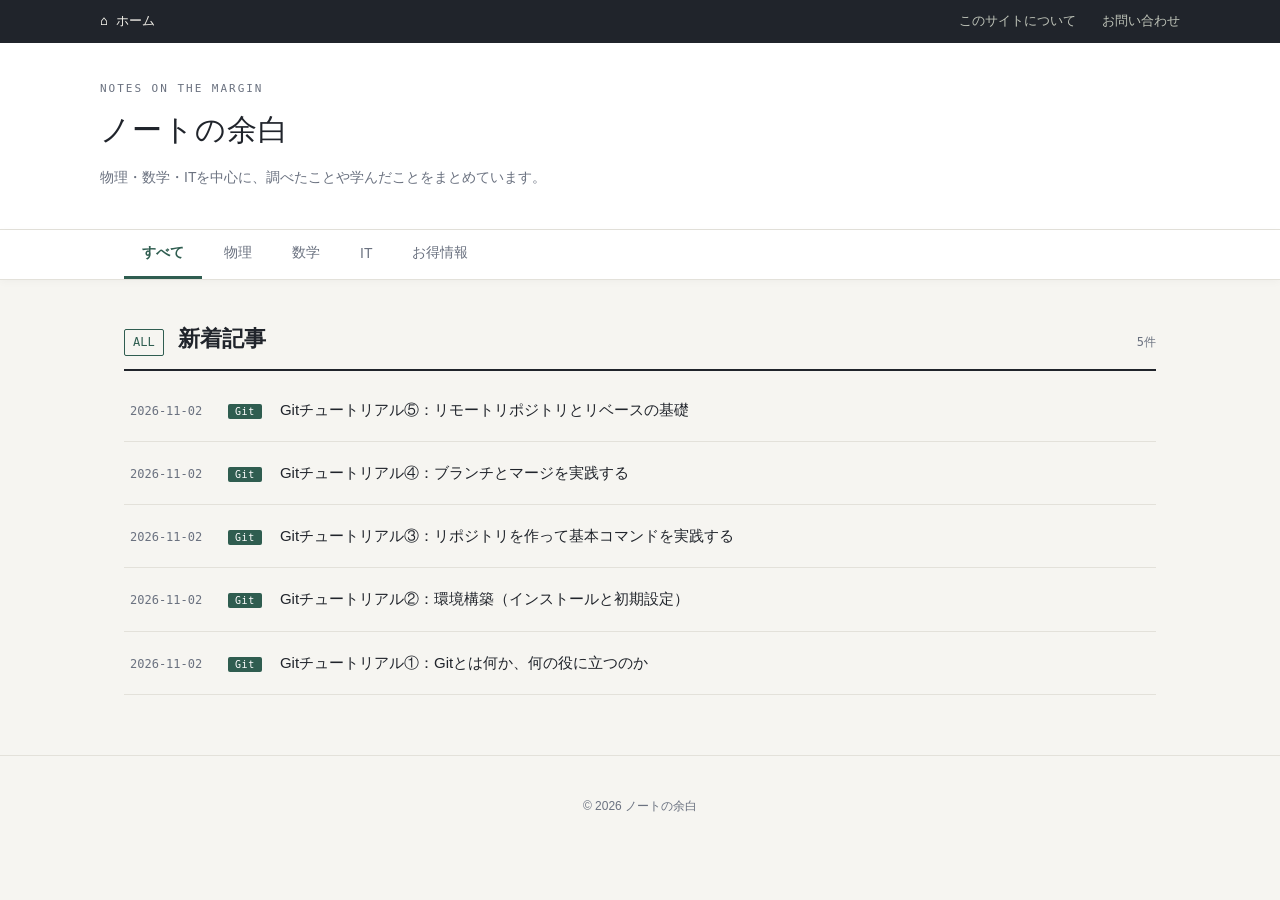
<file: index.html>
<!DOCTYPE html>
<html lang="ja">
<head>
  <meta charset="UTF-8">
  <meta name="viewport" content="width=device-width, initial-scale=1.0"> <!-- viewport(画面表示領域)の設定。デバイスの画面幅に合わせる。初期ズーム倍率は1.0 -->
  <title>ノートの余白 | 物理・数学・ITの解説サイト</title>

  <!-- スタイルは css/style.css で管理 -->
  <link rel="stylesheet" href="css/style.css">
</head>
<body>

  <!-- ===== ホームバー ===== -->
  <div class="home-bar">
    <div class="inner">
      <a class="home" href="index.html">ホーム</a>
      <div class="sub-links">
        <a href="about.html">このサイトについて</a>
        <a href="contact.html">お問い合わせ</a>
      </div>
    </div>
  </div>

  <!-- ===== サイトヘッダー ===== -->
  <header class="site">
    <div class="header-inner">
      <div class="brand-mark">
        <small>NOTES ON THE MARGIN</small>
        ノートの余白
      </div>
      <p class="tagline">
        物理・数学・ITを中心に、調べたことや学んだことをまとめています。
      </p>
    </div>
  </header>

  <!-- ===== ジャンルメニュー ===== -->
  <nav class="genre-bar">
    <div class="inner">
      <button class="genre-btn active" data-genre="all">すべて</button>
      <button class="genre-btn" data-genre="physics">物理</button>
      <button class="genre-btn" data-genre="math">数学</button>
      <button class="genre-btn" data-genre="it">IT</button>
      <button class="genre-btn" data-genre="deals">お得情報</button>
    </div>
  </nav>

  <!-- ===== サブジャンルメニュー =====
       選択中のジャンルに応じて、js/main.js が中身を動的に生成します。
       「すべて」を選んでいるときは空になり、非表示になります。 -->
  <nav class="subgenre-bar" id="subgenre-bar">
    <div class="inner" id="subgenre-inner"></div>
  </nav>

  <!-- ===== メインコンテンツ ===== -->
  <main>
    <div class="section-head">
      <span class="code" id="genre-code">ALL</span>
      <h2 id="genre-title">新着記事</h2>
      <span class="count" id="genre-count"></span>
    </div>

    <ul class="article-list" id="article-list">
      <!-- js/main.js によって描画されます -->
    </ul>
  </main>

  <footer>
    <p>© 2026 ノートの余白</p>
  </footer>

  <!-- JSは外部ファイルで管理 -->
  <!-- </body>の直前に書くことで、HTML要素が読み込まれた後にJSが実行されます -->
  <script src="js/main.js"></script>
</body>
</html>
</file>
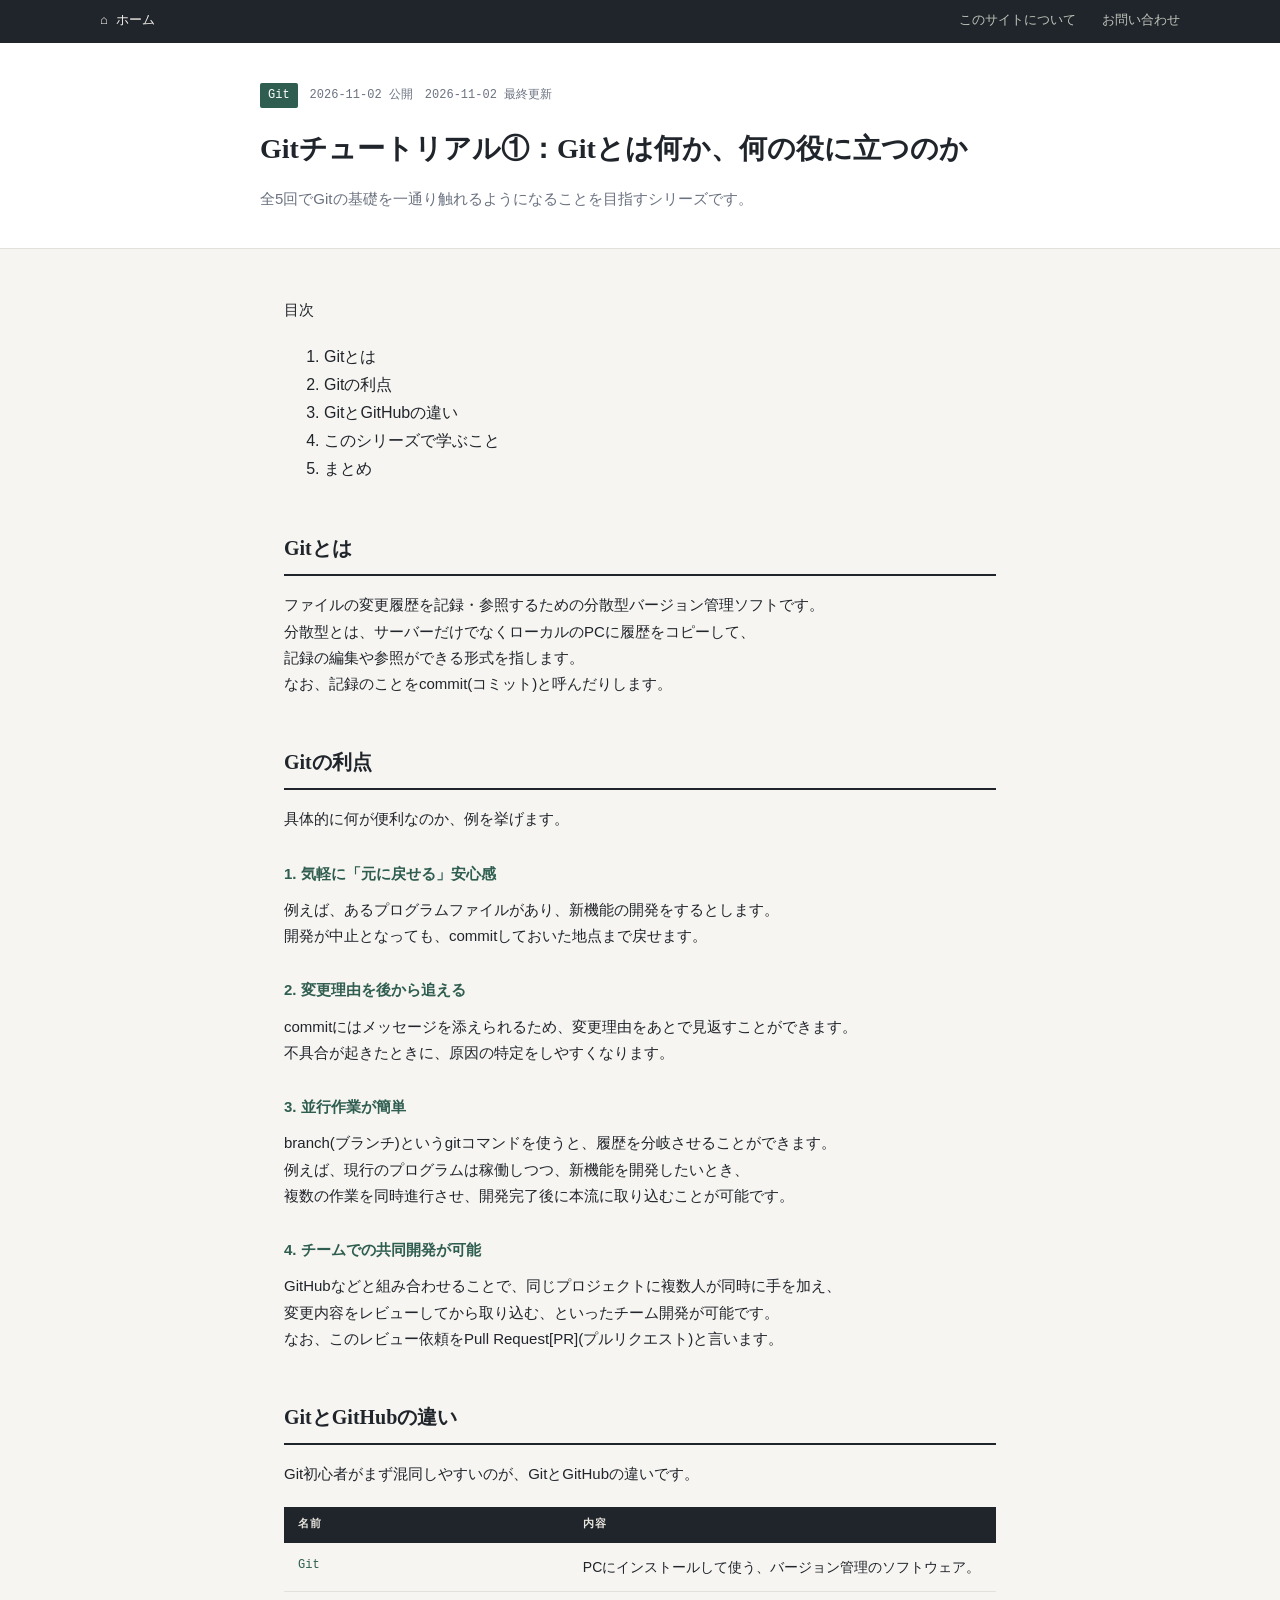
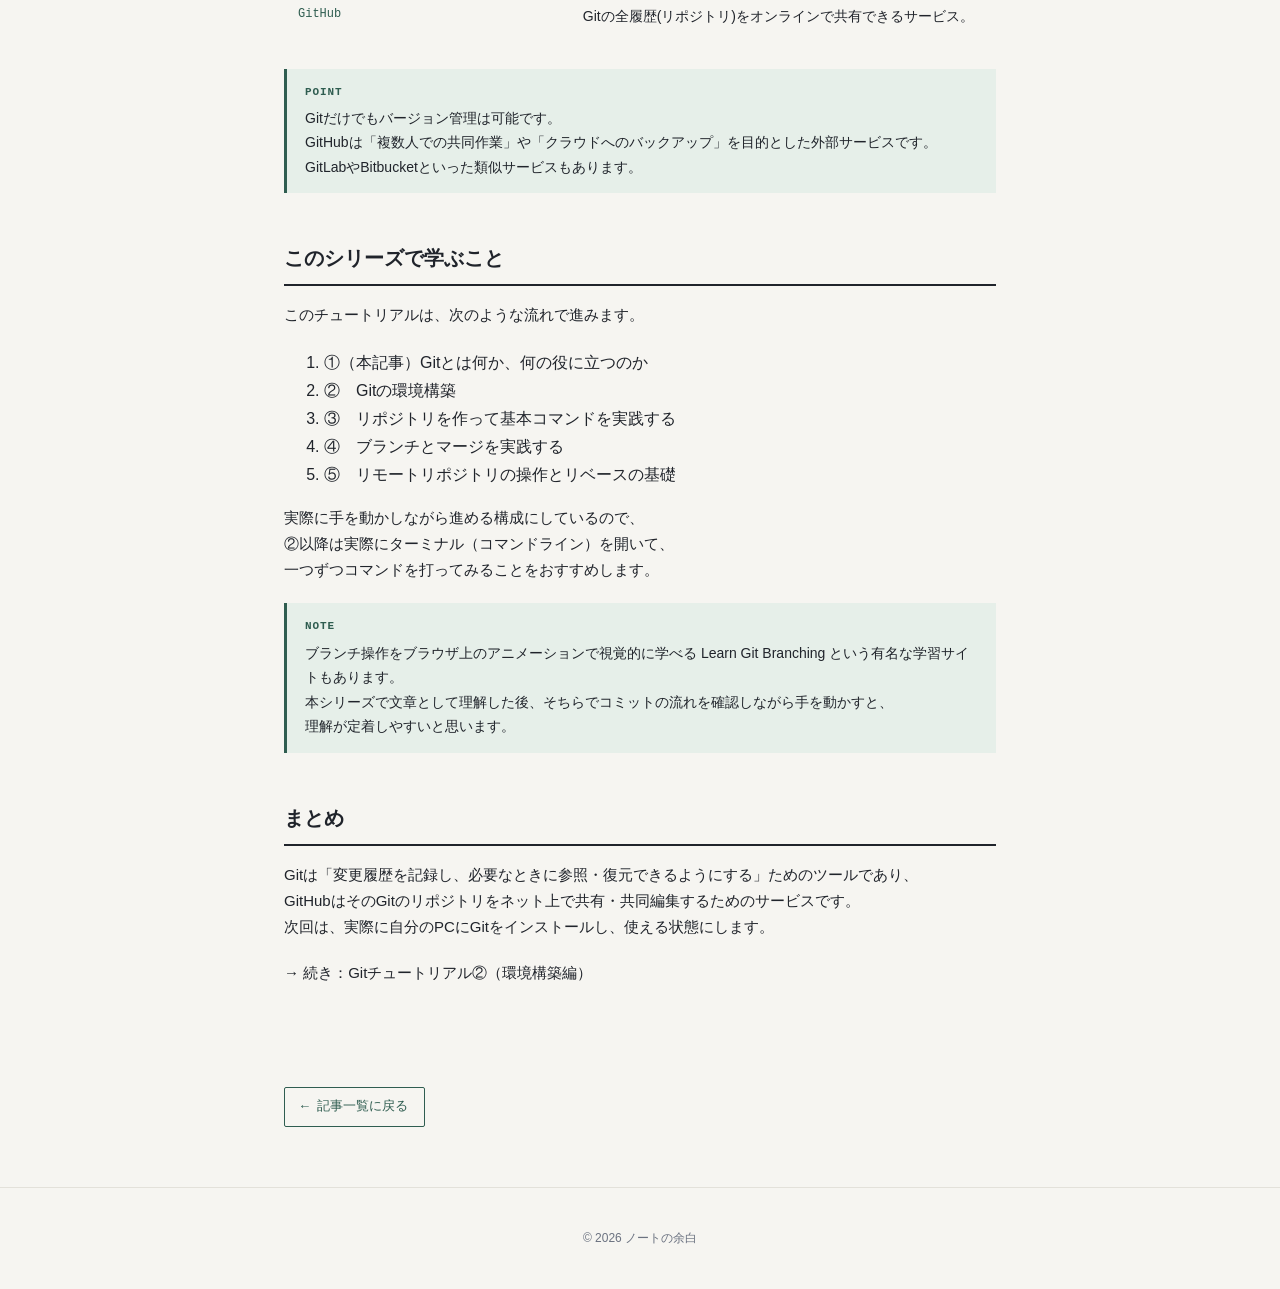
<file: articles/it-1.html>
<!DOCTYPE html>
<html lang="ja">
<head>
  <meta charset="UTF-8">
  <meta name="viewport" content="width=device-width, initial-scale=1.0">
  <title>Gitチュートリアル①：Gitとは何か、何の役に立つのか | ノートの余白</title>

  <meta property="article:modified_time" content="">

  <link rel="stylesheet" href="../css/style.css">
  <link rel="stylesheet" href="../css/article.css">
</head>
<body>

  <div class="home-bar">
    <div class="inner">
      <a class="home" href="../index.html">ホーム</a>
      <div class="sub-links">
        <a href="../about.html">このサイトについて</a>
        <a href="../contact.html">お問い合わせ</a>
      </div>
    </div>
  </div>

  <div class="article-header">
    <div class="article-header-inner">
      <div class="article-meta">
        <a class="tag" id="article-tag" href="../index.html">Git</a>
        <span class="date" id="date-published"></span>
        <span class="date" id="date-updated"></span>
      </div>
      <h1>Gitチュートリアル①：Gitとは何か、何の役に立つのか</h1>
      <p class="article-lead">
        全5回でGitの基礎を一通り触れるようになることを目指すシリーズです。
      </p>
    </div>
  </div>

  <article class="article-body">

    <nav class="toc">
      <p class="toc-title">目次</p>
      <ol class="toc-list">
        <li><a href="#why-version-control">Gitとは</a></li>
        <li><a href="#git-features">Gitの利点</a></li>
        <li><a href="#git-vs-github">GitとGitHubの違い</a></li>
        <li><a href="#roadmap">このシリーズで学ぶこと</a></li>
        <li><a href="#summary">まとめ</a></li>
      </ol>
    </nav>

    <h2 id="why-version-control">Gitとは</h2>

    <p>
      ファイルの変更履歴を記録・参照するための分散型バージョン管理ソフトです。<br>
      分散型とは、サーバーだけでなくローカルのPCに履歴をコピーして、<br>
      記録の編集や参照ができる形式を指します。<br>
      なお、記録のことをcommit(コミット)と呼んだりします。
    </p>

    <h2 id="use-cases">Gitの利点</h2>

    <p>具体的に何が便利なのか、例を挙げます。</p>

    <h3>1. 気軽に「元に戻せる」安心感</h3>
    <p>
      例えば、あるプログラムファイルがあり、新機能の開発をするとします。<br>
      開発が中止となっても、commitしておいた地点まで戻せます。<br>
    </p>

    <h3>2. 変更理由を後から追える</h3>
    <p>
      commitにはメッセージを添えられるため、変更理由をあとで見返すことができます。<br>
      不具合が起きたときに、原因の特定をしやすくなります。
    </p>

    <h3>3. 並行作業が簡単</h3>
    <p>
      branch(ブランチ)というgitコマンドを使うと、履歴を分岐させることができます。<br>
      例えば、現行のプログラムは稼働しつつ、新機能を開発したいとき、<br>
      複数の作業を同時進行させ、開発完了後に本流に取り込むことが可能です。
    </p>

    <h3>4. チームでの共同開発が可能</h3>
    <p>
      GitHubなどと組み合わせることで、同じプロジェクトに複数人が同時に手を加え、<br>
      変更内容をレビューしてから取り込む、といったチーム開発が可能です。<br>
      なお、このレビュー依頼をPull Request[PR](プルリクエスト)と言います。
    </p>

    <h2 id="git-vs-github">GitとGitHubの違い</h2>

    <p>
      Git初心者がまず混同しやすいのが、GitとGitHubの違いです。
    </p>

    <table class="command-table">
      <thead>
        <tr>
          <th>名前</th>
          <th>内容</th>
        </tr>
      </thead>
      <tbody>
        <tr>
          <td>Git</td>
          <td>PCにインストールして使う、バージョン管理のソフトウェア。</td>
        </tr>
        <tr>
          <td>GitHub</td>
          <td>Gitの全履歴(リポジトリ)をオンラインで共有できるサービス。</td>
        </tr>
      </tbody>
    </table>

    <div class="note-box">
      <strong>POINT</strong>
      Gitだけでもバージョン管理は可能です。<br>
      GitHubは「複数人での共同作業」や「クラウドへのバックアップ」を目的とした外部サービスです。<br>
      GitLabやBitbucketといった類似サービスもあります。
    </div>

    <h2 id="roadmap">このシリーズで学ぶこと</h2>

    <p>このチュートリアルは、次のような流れで進みます。</p>

    <ol class="toc-list">
      <li>①（本記事）Gitとは何か、何の役に立つのか</li>
      <li>②　Gitの環境構築</li>
      <li>③　リポジトリを作って基本コマンドを実践する</li>
      <li>④　ブランチとマージを実践する</li>
      <li>⑤　リモートリポジトリの操作とリベースの基礎</li>
    </ol>

    <p>
      実際に手を動かしながら進める構成にしているので、<br>
      ②以降は実際にターミナル（コマンドライン）を開いて、<br>
      一つずつコマンドを打ってみることをおすすめします。
    </p>

    <div class="note-box">
      <strong>NOTE</strong>
      ブランチ操作をブラウザ上のアニメーションで視覚的に学べる
      <a href="https://learngitbranching.js.org/" target="_blank" rel="noopener">Learn Git Branching</a>
      という有名な学習サイトもあります。<br>
      本シリーズで文章として理解した後、そちらでコミットの流れを確認しながら手を動かすと、<br>
      理解が定着しやすいと思います。
    </div>

    <h2 id="summary">まとめ</h2>

    <p>
      Gitは「変更履歴を記録し、必要なときに参照・復元できるようにする」ためのツールであり、<br>
      GitHubはそのGitのリポジトリをネット上で共有・共同編集するためのサービスです。<br>
      次回は、実際に自分のPCにGitをインストールし、使える状態にします。
    </p>

    <p>
      → 続き：<a href="it-011.html">Gitチュートリアル②（環境構築編）</a>
    </p>

  </article>

  <div class="article-footer">
    <a class="back-link" href="../index.html">← 記事一覧に戻る</a>
  </div>

  <footer>
    <p>© 2026 ノートの余白</p>
  </footer>

  <script src="../js/article.js"></script>
</body>
</html>
</file>
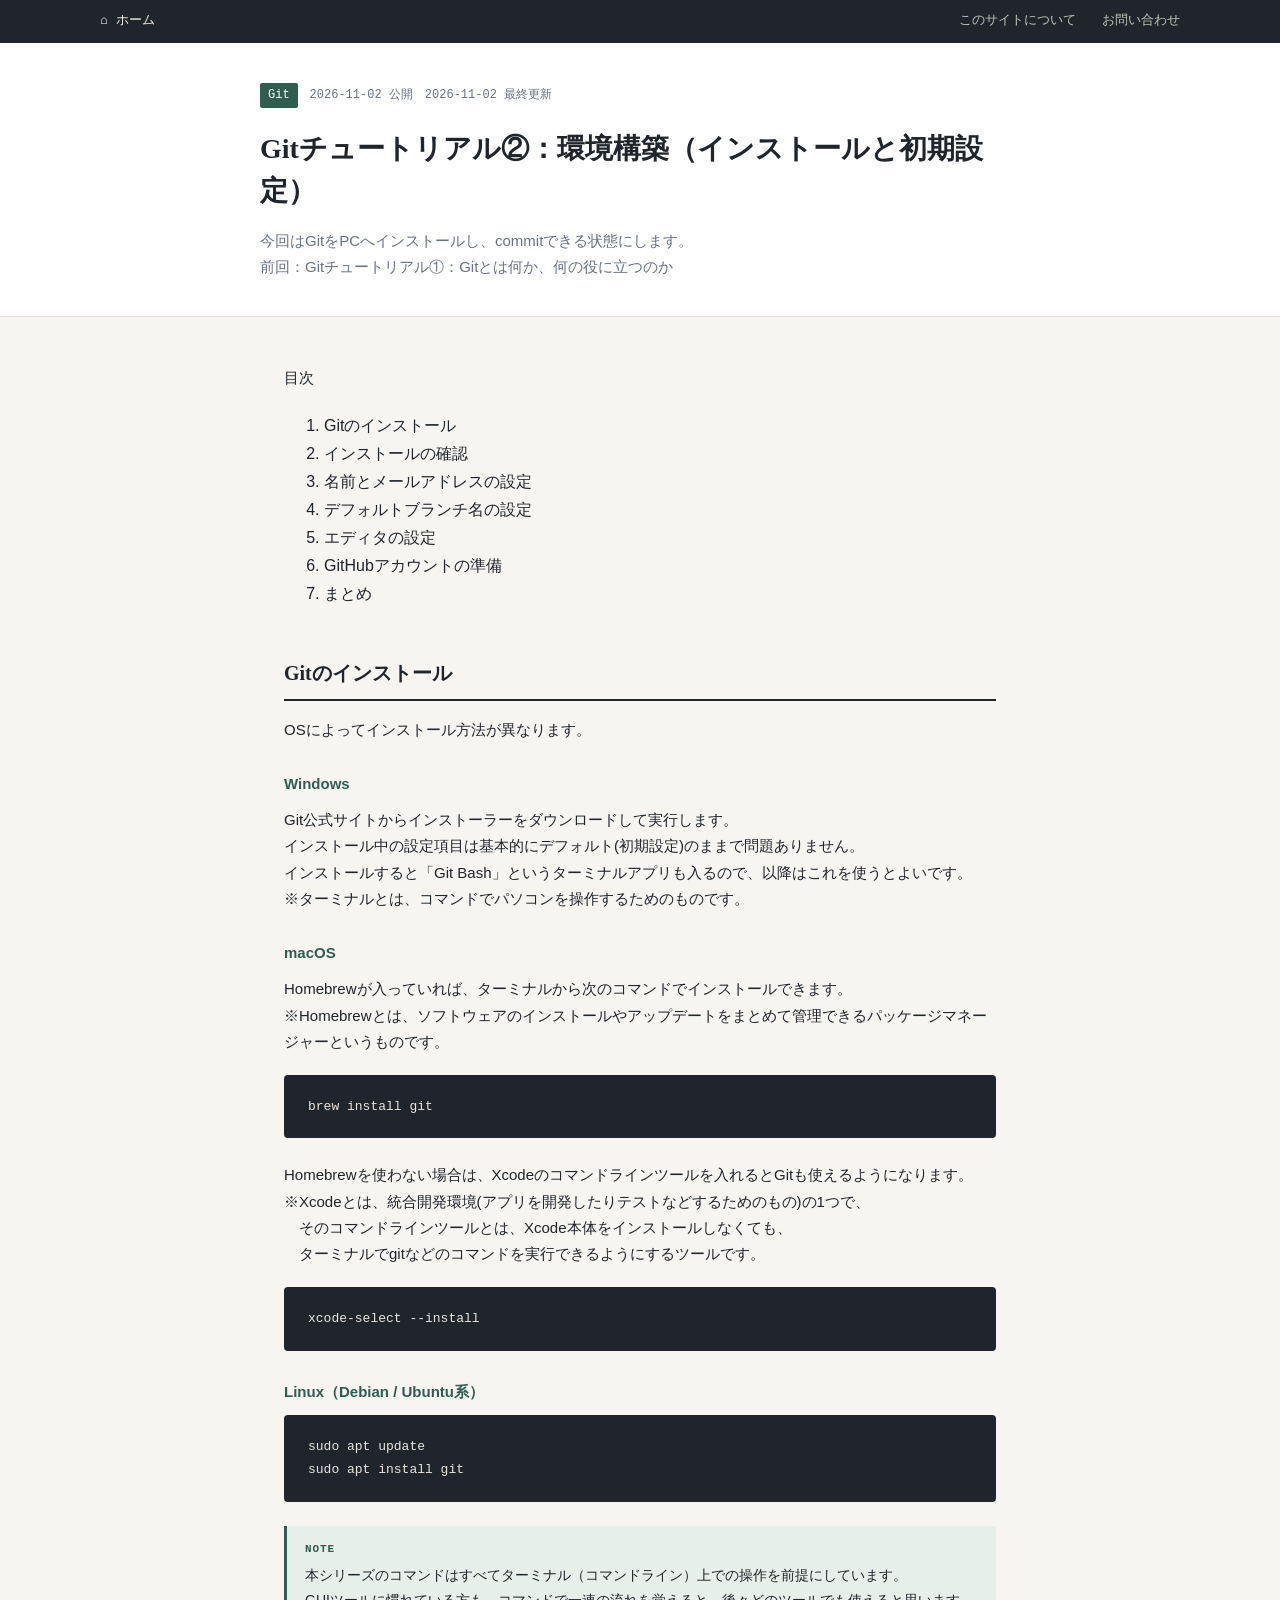
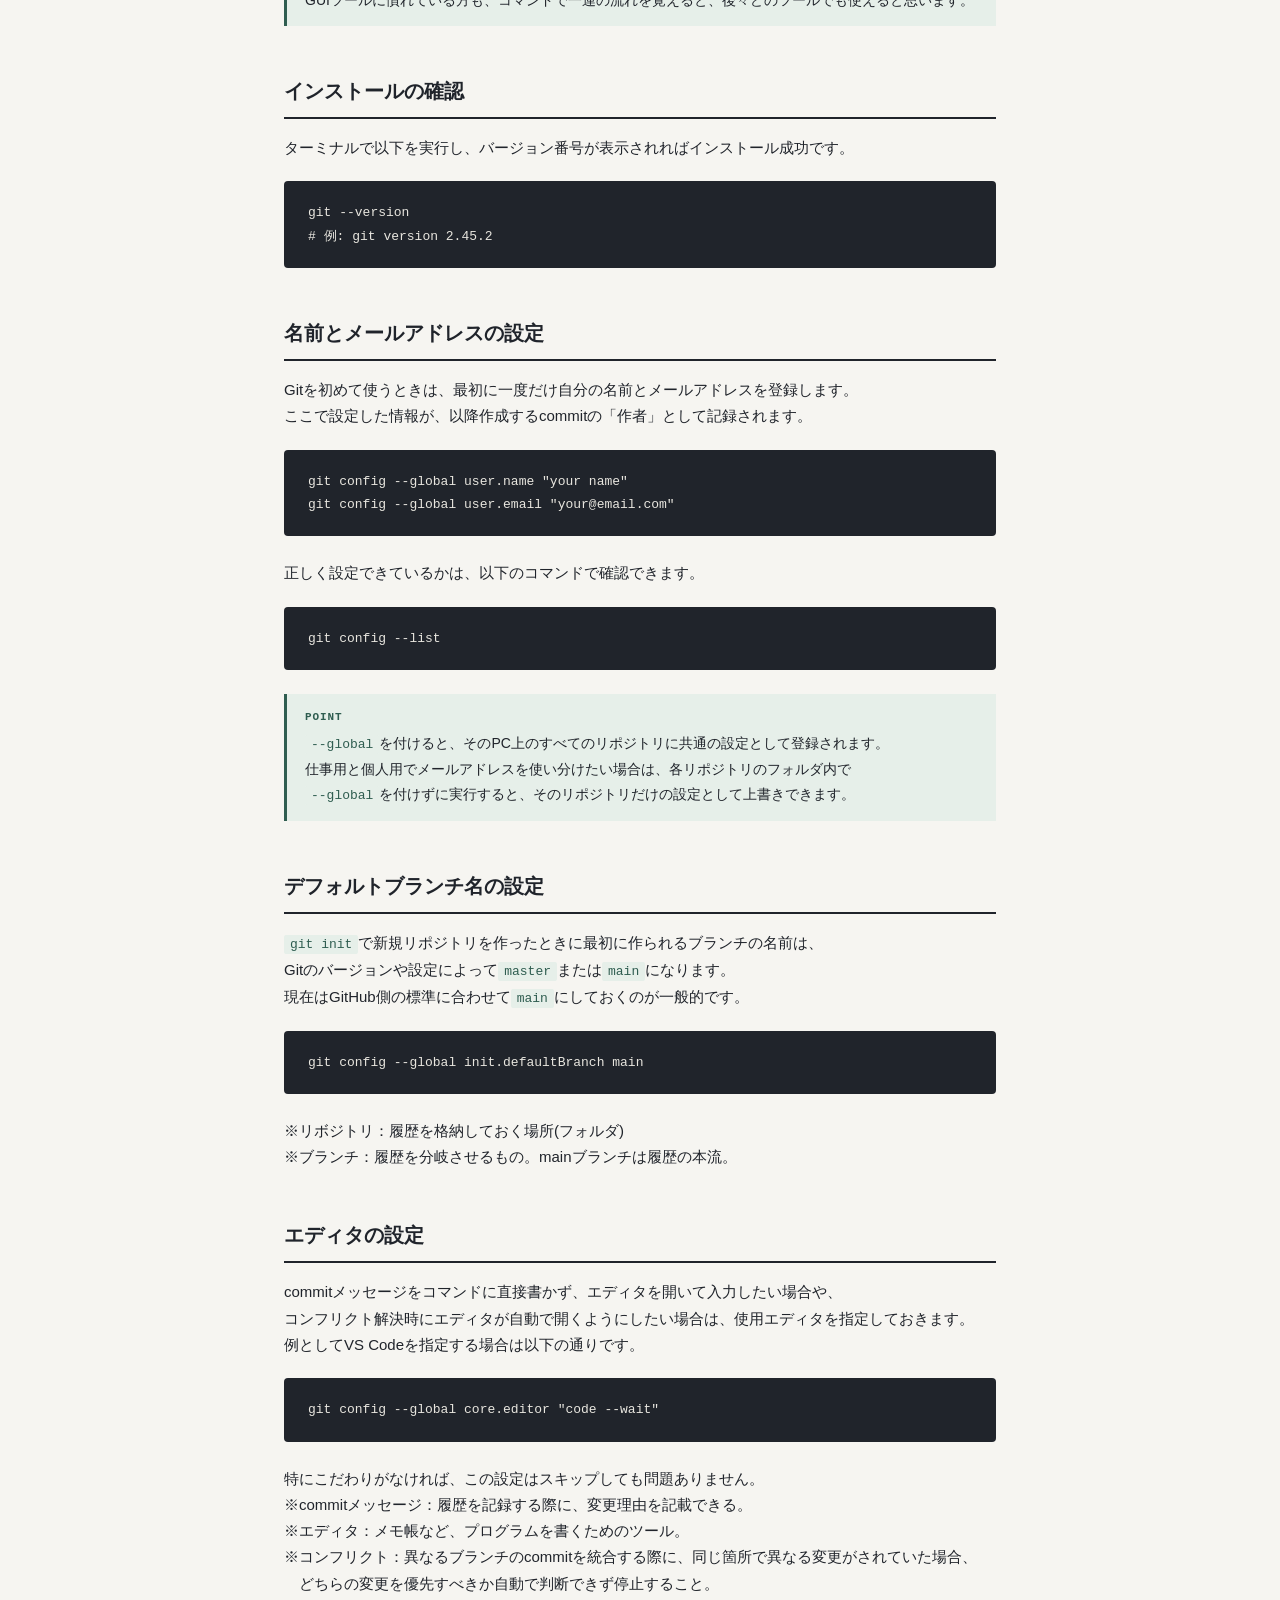
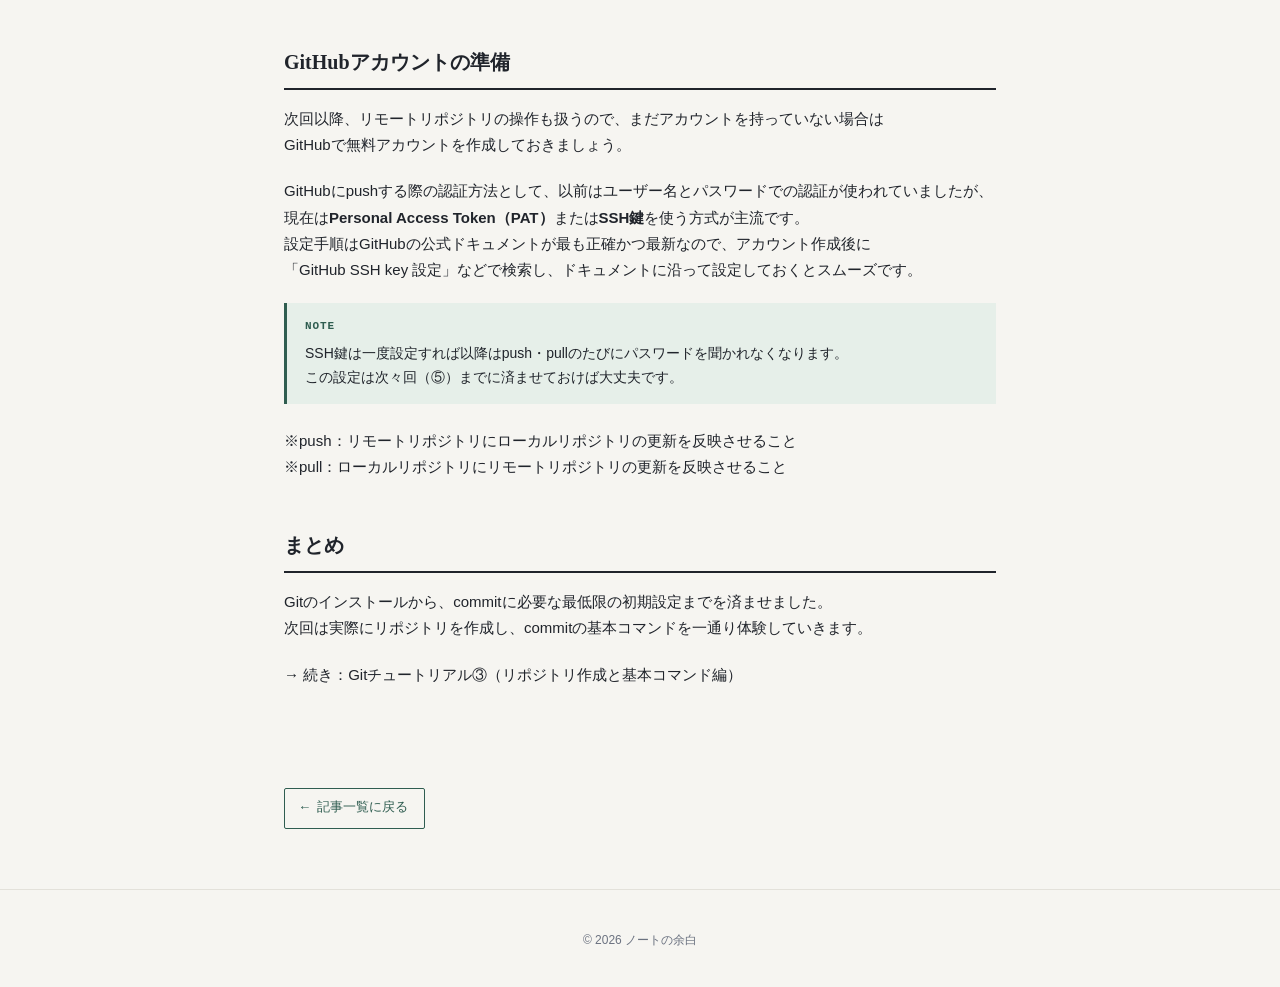
<file: articles/it-2.html>
<!DOCTYPE html>
<html lang="ja">
<head>
  <meta charset="UTF-8">
  <meta name="viewport" content="width=device-width, initial-scale=1.0">
  <title>Gitチュートリアル②：環境構築（インストールと初期設定） | ノートの余白</title>

  <meta property="article:modified_time" content="">

  <link rel="stylesheet" href="../css/style.css">
  <link rel="stylesheet" href="../css/article.css">
</head>
<body>

  <div class="home-bar">
    <div class="inner">
      <a class="home" href="../index.html">ホーム</a>
      <div class="sub-links">
        <a href="../about.html">このサイトについて</a>
        <a href="../contact.html">お問い合わせ</a>
      </div>
    </div>
  </div>

  <div class="article-header">
    <div class="article-header-inner">
      <div class="article-meta">
        <a class="tag" id="article-tag" href="../index.html">Git</a>
        <span class="date" id="date-published"></span>
        <span class="date" id="date-updated"></span>
      </div>
      <h1>Gitチュートリアル②：環境構築（インストールと初期設定）</h1>
      <p class="article-lead">
        今回はGitをPCへインストールし、commitできる状態にします。<br>
        <a href="it-010.html">前回：Gitチュートリアル①：Gitとは何か、何の役に立つのか</a>
      </p>
    </div>
  </div>

  <article class="article-body">

    <nav class="toc">
      <p class="toc-title">目次</p>
      <ol class="toc-list">
        <li><a href="#install">Gitのインストール</a></li>
        <li><a href="#verify">インストールの確認</a></li>
        <li><a href="#initial-config">名前とメールアドレスの設定</a></li>
        <li><a href="#default-branch">デフォルトブランチ名の設定</a></li>
        <li><a href="#editor">エディタの設定</a></li>
        <li><a href="#github-account">GitHubアカウントの準備</a></li>
        <li><a href="#summary">まとめ</a></li>
      </ol>
    </nav>

    <h2 id="install">Gitのインストール</h2>

    <p>OSによってインストール方法が異なります。</p>

    <h3>Windows</h3>
    <p>
      <a href="https://git-scm.com/download/win" target="_blank" rel="noopener">Git公式サイト</a>からインストーラーをダウンロードして実行します。<br>
      インストール中の設定項目は基本的にデフォルト(初期設定)のままで問題ありません。<br>
      インストールすると「Git Bash」というターミナルアプリも入るので、以降はこれを使うとよいです。<br>
      ※ターミナルとは、コマンドでパソコンを操作するためのものです。
    </p>

    <h3>macOS</h3>
    <p>
      Homebrewが入っていれば、ターミナルから次のコマンドでインストールできます。<br>
      ※Homebrewとは、ソフトウェアのインストールやアップデートをまとめて管理できるパッケージマネージャーというものです。
    </p>
    <pre><code>brew install git</code></pre>
    <p>
      Homebrewを使わない場合は、Xcodeのコマンドラインツールを入れるとGitも使えるようになります。<br>
      ※Xcodeとは、統合開発環境(アプリを開発したりテストなどするためのもの)の1つで、<br>
      　そのコマンドラインツールとは、Xcode本体をインストールしなくても、<br>
      　ターミナルでgitなどのコマンドを実行できるようにするツールです。
    </p>
    <pre><code>xcode-select --install</code></pre>

    <h3>Linux（Debian / Ubuntu系）</h3>
    <pre><code>sudo apt update
sudo apt install git</code></pre>

    <div class="note-box">
      <strong>NOTE</strong>
      本シリーズのコマンドはすべてターミナル（コマンドライン）上での操作を前提にしています。<br>
      GUIツールに慣れている方も、コマンドで一連の流れを覚えると、後々どのツールでも使えると思います。
    </div>

    <h2 id="verify">インストールの確認</h2>

    <p>ターミナルで以下を実行し、バージョン番号が表示されればインストール成功です。</p>

    <pre><code>git --version
# 例: git version 2.45.2</code></pre>

    <h2 id="initial-config">名前とメールアドレスの設定</h2>

    <p>
      Gitを初めて使うときは、最初に一度だけ自分の名前とメールアドレスを登録します。<br>
      ここで設定した情報が、以降作成するcommitの「作者」として記録されます。
    </p>

    <pre><code>git config --global user.name "your name"
git config --global user.email "your@email.com"</code></pre>

    <p>正しく設定できているかは、以下のコマンドで確認できます。</p>

    <pre><code>git config --list</code></pre>

    <div class="note-box">
      <strong>POINT</strong>
      <code>--global</code>を付けると、そのPC上のすべてのリポジトリに共通の設定として登録されます。<br>
      仕事用と個人用でメールアドレスを使い分けたい場合は、各リポジトリのフォルダ内で<br>
      <code>--global</code>を付けずに実行すると、そのリポジトリだけの設定として上書きできます。
    </div>

    <h2 id="default-branch">デフォルトブランチ名の設定</h2>

    <p>
      <code>git init</code>で新規リポジトリを作ったときに最初に作られるブランチの名前は、<br>
      Gitのバージョンや設定によって<code>master</code>または<code>main</code>になります。<br>
      現在はGitHub側の標準に合わせて<code>main</code>にしておくのが一般的です。
    </p>

    <pre><code>git config --global init.defaultBranch main</code></pre>
    <p>
      ※リボジトリ：履歴を格納しておく場所(フォルダ)<br>
      ※ブランチ：履歴を分岐させるもの。mainブランチは履歴の本流。
    </p>

    <h2 id="editor">エディタの設定</h2>

    <p>
      commitメッセージをコマンドに直接書かず、エディタを開いて入力したい場合や、<br>
      コンフリクト解決時にエディタが自動で開くようにしたい場合は、使用エディタを指定しておきます。<br>
      例としてVS Codeを指定する場合は以下の通りです。
    </p>

    <pre><code>git config --global core.editor "code --wait"</code></pre>

    <p>
      特にこだわりがなければ、この設定はスキップしても問題ありません。<br>
      ※commitメッセージ：履歴を記録する際に、変更理由を記載できる。<br>
      ※エディタ：メモ帳など、プログラムを書くためのツール。<br>
      ※コンフリクト：異なるブランチのcommitを統合する際に、同じ箇所で異なる変更がされていた場合、<br>
      　どちらの変更を優先すべきか自動で判断できず停止すること。<br>
    </p>

    <h2 id="github-account">GitHubアカウントの準備</h2>

    <p>
      次回以降、リモートリポジトリの操作も扱うので、まだアカウントを持っていない場合は<br>
      <a href="https://github.com/" target="_blank" rel="noopener">GitHub</a>で無料アカウントを作成しておきましょう。
    </p>

    <p>
      GitHubにpushする際の認証方法として、以前はユーザー名とパスワードでの認証が使われていましたが、<br>
      現在は<strong>Personal Access Token（PAT）</strong>または<strong>SSH鍵</strong>を使う方式が主流です。<br>
      設定手順はGitHubの公式ドキュメントが最も正確かつ最新なので、アカウント作成後に<br>
      「GitHub SSH key 設定」などで検索し、ドキュメントに沿って設定しておくとスムーズです。<br>
    </p>

    <div class="note-box">
      <strong>NOTE</strong>
      SSH鍵は一度設定すれば以降はpush・pullのたびにパスワードを聞かれなくなります。<br>
      この設定は次々回（⑤）までに済ませておけば大丈夫です。
    </div>

    <p>
      ※push：リモートリポジトリにローカルリポジトリの更新を反映させること<br>
      ※pull：ローカルリポジトリにリモートリポジトリの更新を反映させること
    </p>

    <h2 id="summary">まとめ</h2>

    <p>
      Gitのインストールから、commitに必要な最低限の初期設定までを済ませました。<br>
      次回は実際にリポジトリを作成し、commitの基本コマンドを一通り体験していきます。
    </p>

    <p>
      → 続き：<a href="it-012.html">Gitチュートリアル③（リポジトリ作成と基本コマンド編）</a>
    </p>

  </article>

  <div class="article-footer">
    <a class="back-link" href="../index.html">← 記事一覧に戻る</a>
  </div>

  <footer>
    <p>© 2026 ノートの余白</p>
  </footer>

  <script src="../js/article.js"></script>
</body>
</html>
</file>
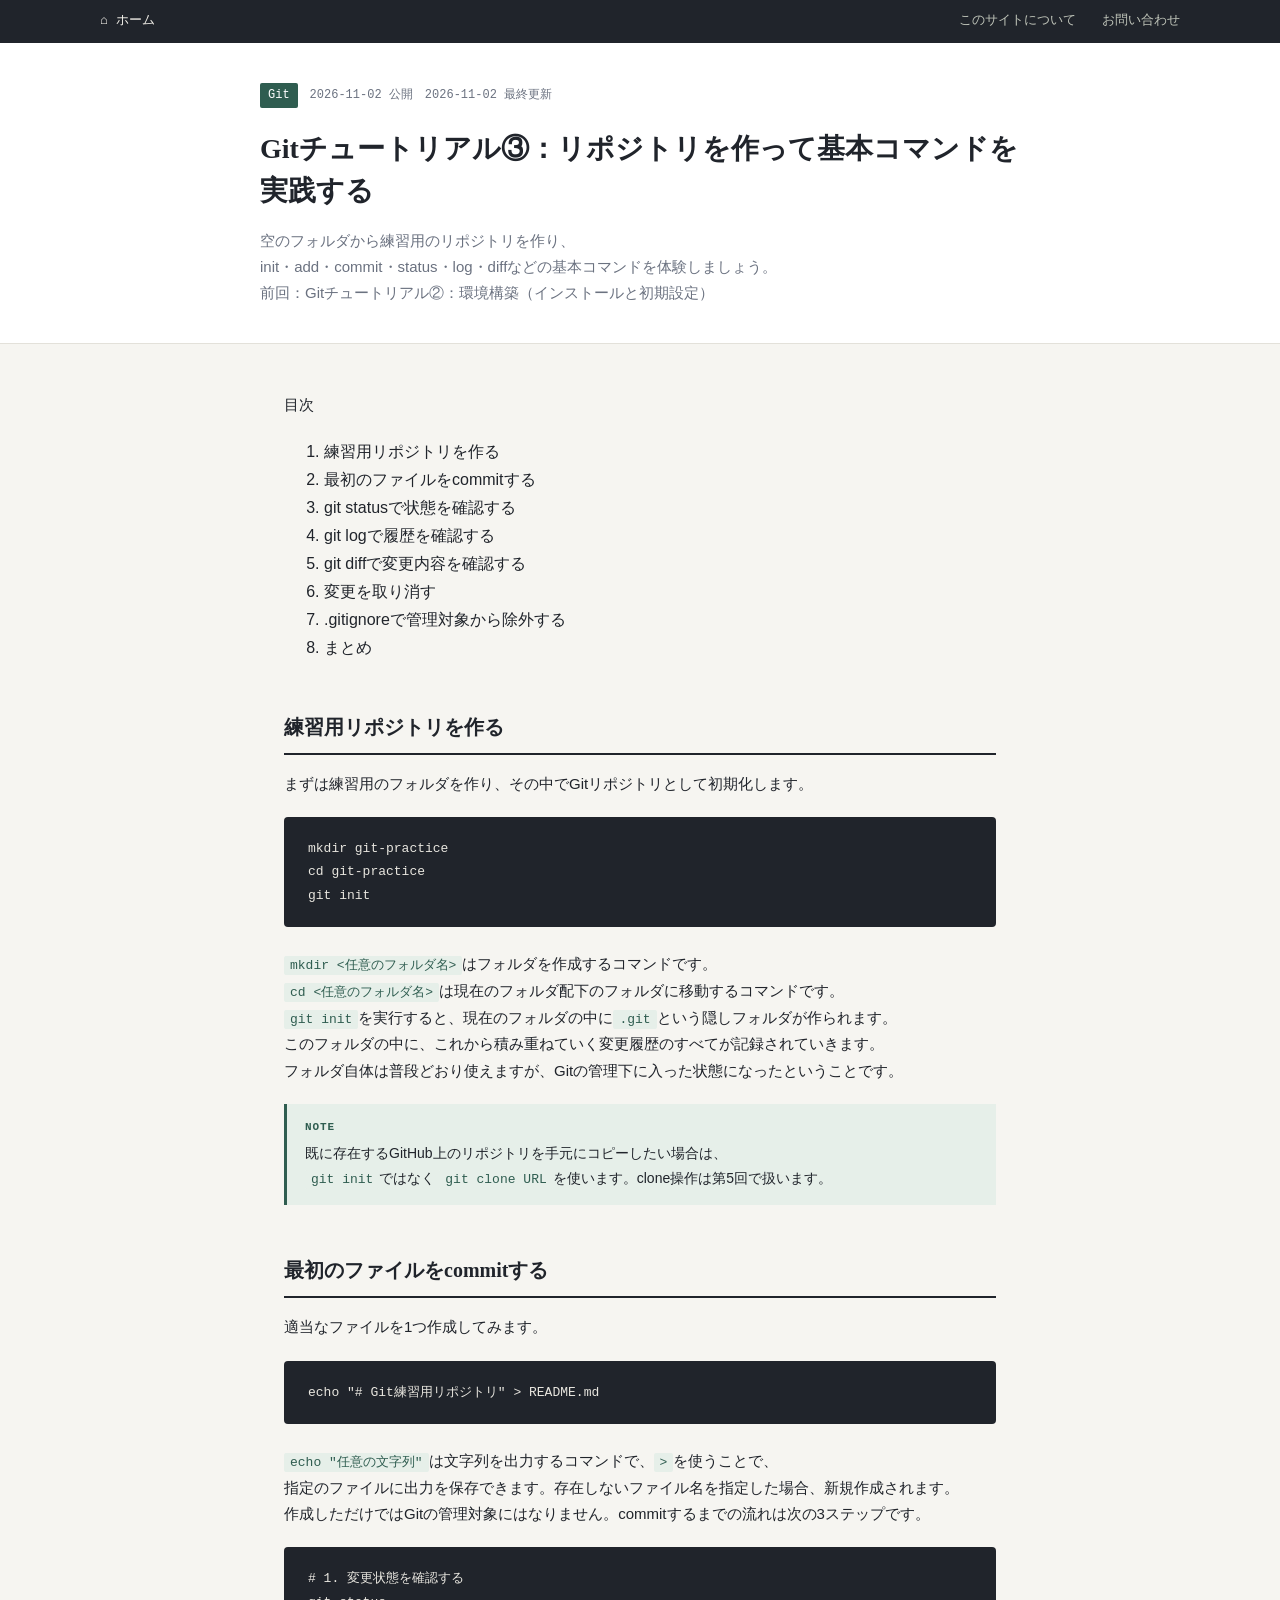
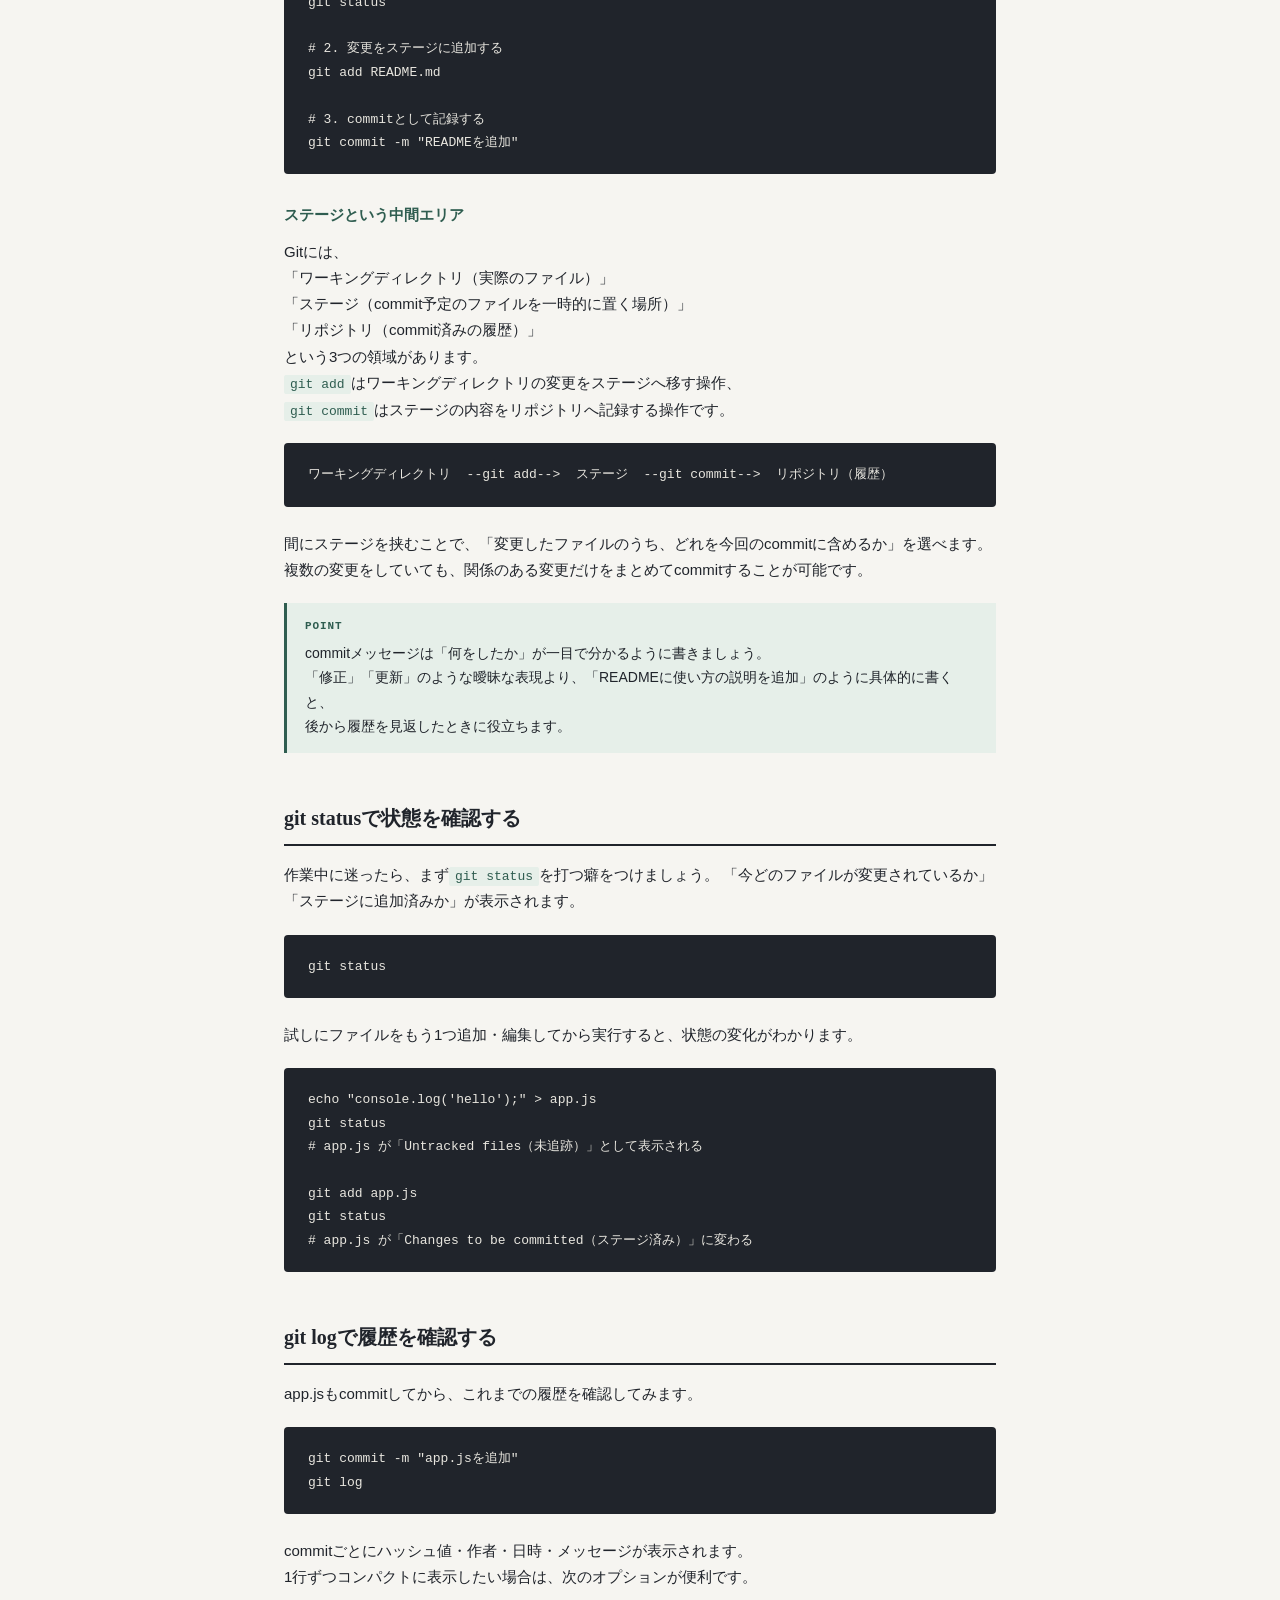
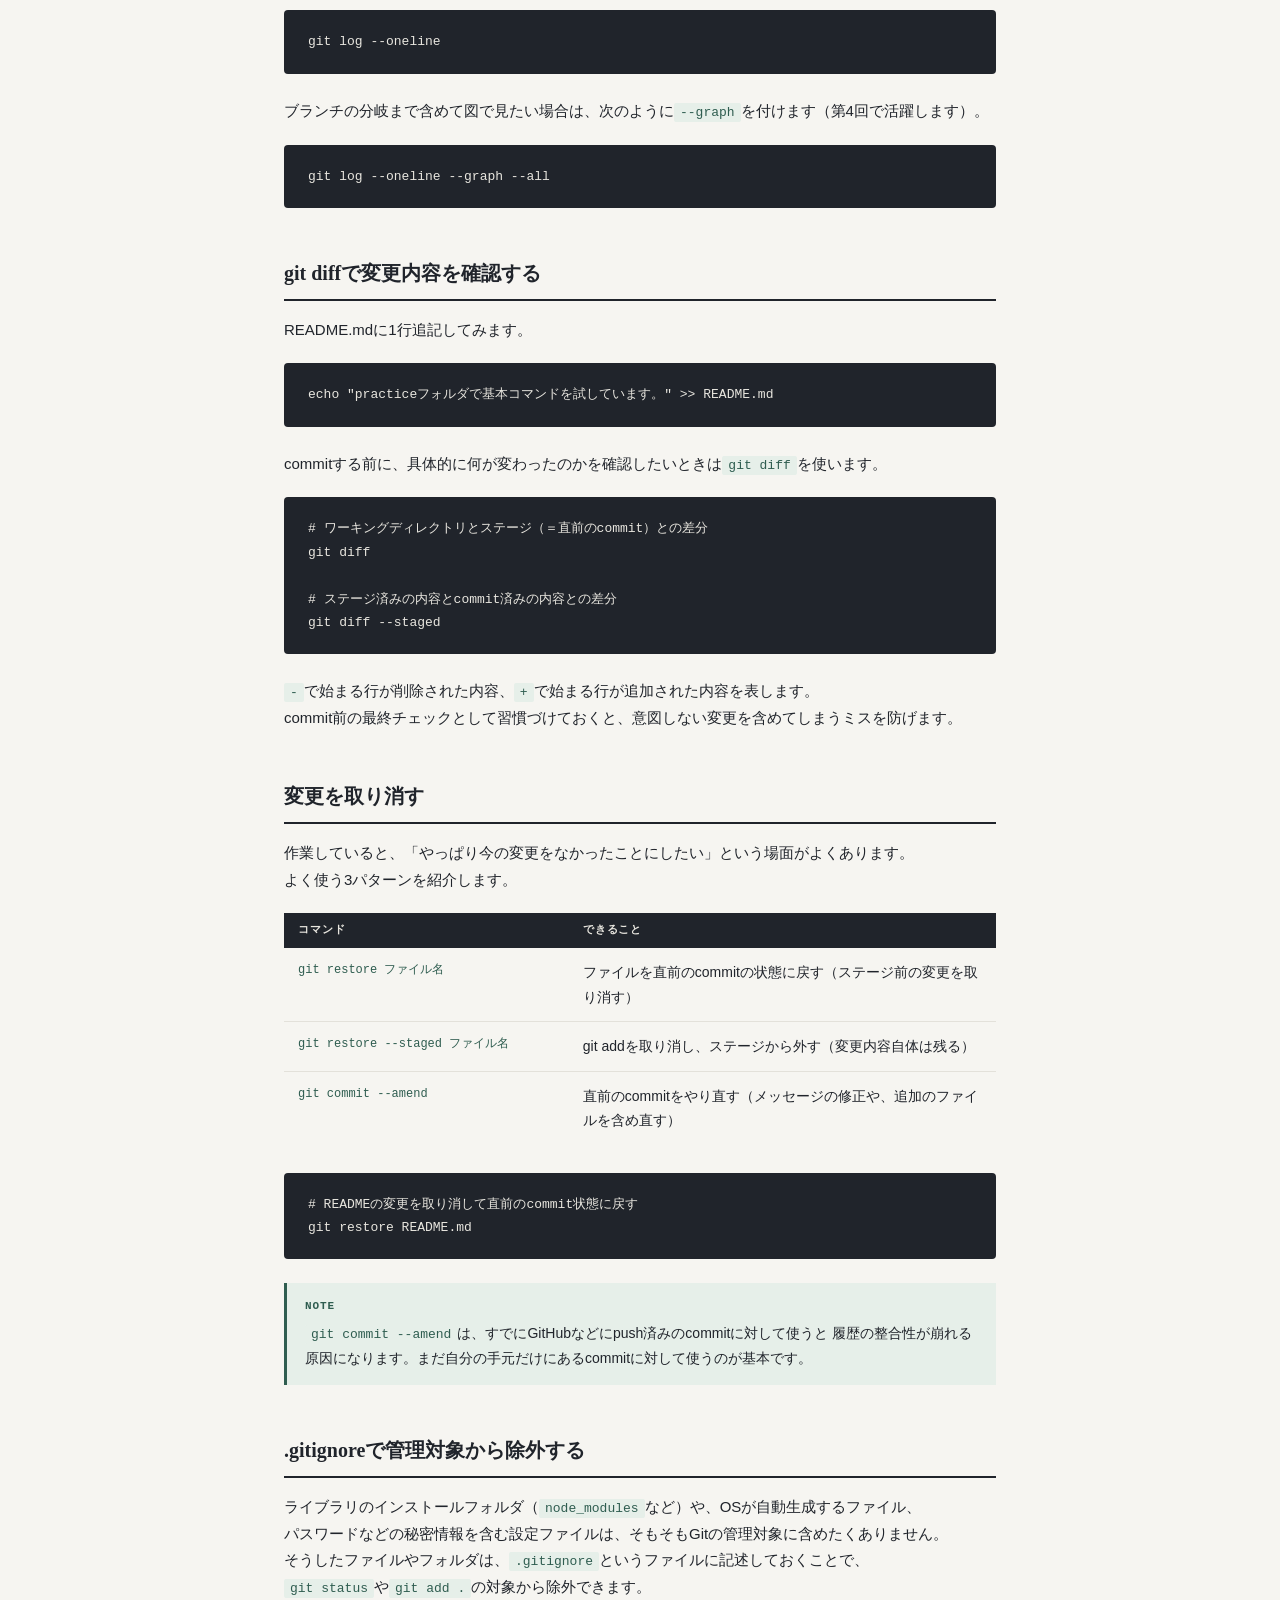
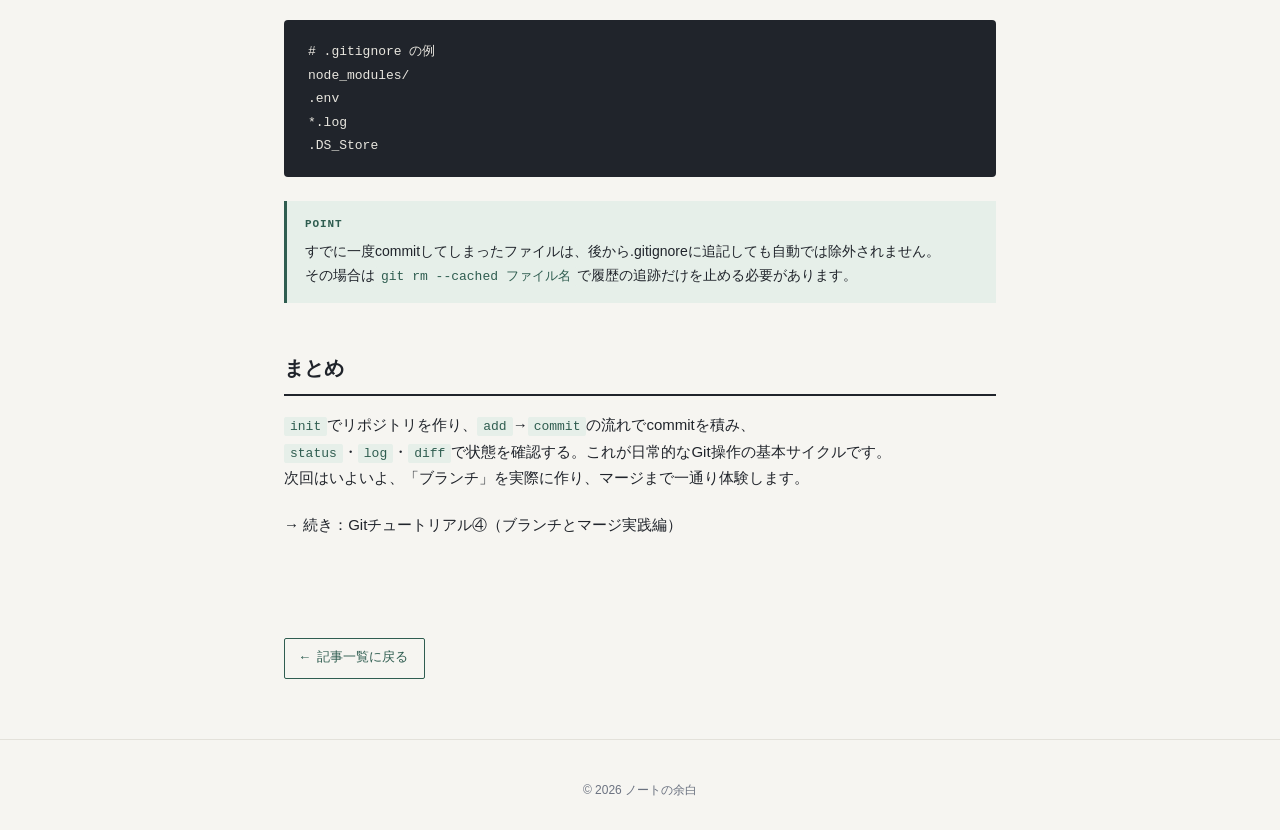
<file: articles/it-3.html>
<!DOCTYPE html>
<html lang="ja">
<head>
  <meta charset="UTF-8">
  <meta name="viewport" content="width=device-width, initial-scale=1.0">
  <title>Gitチュートリアル③：リポジトリを作って基本コマンドを実践する | ノートの余白</title>

  <meta property="article:modified_time" content="">

  <link rel="stylesheet" href="../css/style.css">
  <link rel="stylesheet" href="../css/article.css">
</head>
<body>

  <div class="home-bar">
    <div class="inner">
      <a class="home" href="../index.html">ホーム</a>
      <div class="sub-links">
        <a href="../about.html">このサイトについて</a>
        <a href="../contact.html">お問い合わせ</a>
      </div>
    </div>
  </div>

  <div class="article-header">
    <div class="article-header-inner">
      <div class="article-meta">
        <a class="tag" id="article-tag" href="../index.html">Git</a>
        <span class="date" id="date-published"></span>
        <span class="date" id="date-updated"></span>
      </div>
      <h1>Gitチュートリアル③：リポジトリを作って基本コマンドを実践する</h1>
      <p class="article-lead">
        空のフォルダから練習用のリポジトリを作り、<br>
        init・add・commit・status・log・diffなどの基本コマンドを体験しましょう。<br>
        <a href="it-011.html">前回：Gitチュートリアル②：環境構築（インストールと初期設定）</a>
      </p>
    </div>
  </div>

  <article class="article-body">

    <nav class="toc">
      <p class="toc-title">目次</p>
      <ol class="toc-list">
        <li><a href="#init">練習用リポジトリを作る</a></li>
        <li><a href="#first-commit">最初のファイルをcommitする</a></li>
        <li><a href="#status">git statusで状態を確認する</a></li>
        <li><a href="#log">git logで履歴を確認する</a></li>
        <li><a href="#diff">git diffで変更内容を確認する</a></li>
        <li><a href="#undo">変更を取り消す</a></li>
        <li><a href="#gitignore">.gitignoreで管理対象から除外する</a></li>
        <li><a href="#summary">まとめ</a></li>
      </ol>
    </nav>

    <h2 id="init">練習用リポジトリを作る</h2>

    <p>まずは練習用のフォルダを作り、その中でGitリポジトリとして初期化します。</p>

    <pre><code>mkdir git-practice
cd git-practice
git init</code></pre>

    <p>
      <code>mkdir <任意のフォルダ名></code>はフォルダを作成するコマンドです。<br>
      <code>cd <任意のフォルダ名></code>は現在のフォルダ配下のフォルダに移動するコマンドです。<br>
      <code>git init</code>を実行すると、現在のフォルダの中に<code>.git</code>という隠しフォルダが作られます。<br>
      このフォルダの中に、これから積み重ねていく変更履歴のすべてが記録されていきます。<br>
      フォルダ自体は普段どおり使えますが、Gitの管理下に入った状態になったということです。
    </p>

    <div class="note-box">
      <strong>NOTE</strong>
      既に存在するGitHub上のリポジトリを手元にコピーしたい場合は、<br>
      <code>git init</code>ではなく
      <code>git clone URL</code>を使います。clone操作は第5回で扱います。
    </div>

    <h2 id="first-commit">最初のファイルをcommitする</h2>

    <p>適当なファイルを1つ作成してみます。</p>

    <pre><code>echo "# Git練習用リポジトリ" > README.md</code></pre>

    <p>
      <code>echo "任意の文字列"</code>は文字列を出力するコマンドで、<code>></code>を使うことで、<br>
      指定のファイルに出力を保存できます。存在しないファイル名を指定した場合、新規作成されます。<br>
      作成しただけではGitの管理対象にはなりません。commitするまでの流れは次の3ステップです。
    </p>

    <pre><code># 1. 変更状態を確認する
git status

# 2. 変更をステージに追加する
git add README.md

# 3. commitとして記録する
git commit -m "READMEを追加"</code></pre>

    <h3>ステージという中間エリア</h3>
    <p>
      Gitには、<br>
      「ワーキングディレクトリ（実際のファイル）」<br>
      「ステージ（commit予定のファイルを一時的に置く場所）」<br>
      「リポジトリ（commit済みの履歴）」<br>
      という3つの領域があります。<br>
      <code>git add</code>はワーキングディレクトリの変更をステージへ移す操作、<br>
      <code>git commit</code>はステージの内容をリポジトリへ記録する操作です。
    </p>

    <pre><code>ワーキングディレクトリ  --git add-->  ステージ  --git commit-->  リポジトリ（履歴）</code></pre>

    <p>
      間にステージを挟むことで、「変更したファイルのうち、どれを今回のcommitに含めるか」を選べます。<br>
      複数の変更をしていても、関係のある変更だけをまとめてcommitすることが可能です。
    </p>

    <div class="note-box">
      <strong>POINT</strong>
      commitメッセージは「何をしたか」が一目で分かるように書きましょう。<br>
      「修正」「更新」のような曖昧な表現より、「READMEに使い方の説明を追加」のように具体的に書くと、<br>
      後から履歴を見返したときに役立ちます。
    </div>

    <h2 id="status">git statusで状態を確認する</h2>

    <p>
      作業中に迷ったら、まず<code>git status</code>を打つ癖をつけましょう。
      「今どのファイルが変更されているか」「ステージに追加済みか」が表示されます。
    </p>

    <pre><code>git status</code></pre>

    <p>試しにファイルをもう1つ追加・編集してから実行すると、状態の変化がわかります。</p>

    <pre><code>echo "console.log('hello');" > app.js
git status
# app.js が「Untracked files（未追跡）」として表示される

git add app.js
git status
# app.js が「Changes to be committed（ステージ済み）」に変わる</code></pre>

    <h2 id="log">git logで履歴を確認する</h2>

    <p>app.jsもcommitしてから、これまでの履歴を確認してみます。</p>

    <pre><code>git commit -m "app.jsを追加"
git log</code></pre>

    <p>
      commitごとにハッシュ値・作者・日時・メッセージが表示されます。<br>
      1行ずつコンパクトに表示したい場合は、次のオプションが便利です。
    </p>

    <pre><code>git log --oneline</code></pre>

    <p>ブランチの分岐まで含めて図で見たい場合は、次のように<code>--graph</code>を付けます（第4回で活躍します）。</p>

    <pre><code>git log --oneline --graph --all</code></pre>

    <h2 id="diff">git diffで変更内容を確認する</h2>

    <p>README.mdに1行追記してみます。</p>

    <pre><code>echo "practiceフォルダで基本コマンドを試しています。" >> README.md</code></pre>

    <p>
      commitする前に、具体的に何が変わったのかを確認したいときは<code>git diff</code>を使います。
    </p>

    <pre><code># ワーキングディレクトリとステージ（＝直前のcommit）との差分
git diff

# ステージ済みの内容とcommit済みの内容との差分
git diff --staged</code></pre>

    <p>
      <code>-</code>で始まる行が削除された内容、<code>+</code>で始まる行が追加された内容を表します。<br>
      commit前の最終チェックとして習慣づけておくと、意図しない変更を含めてしまうミスを防げます。
    </p>

    <h2 id="undo">変更を取り消す</h2>

    <p>
      作業していると、「やっぱり今の変更をなかったことにしたい」という場面がよくあります。<br>
      よく使う3パターンを紹介します。
    </p>

    <table class="command-table">
      <thead>
        <tr>
          <th>コマンド</th>
          <th>できること</th>
        </tr>
      </thead>
      <tbody>
        <tr>
          <td>git restore ファイル名</td>
          <td>ファイルを直前のcommitの状態に戻す（ステージ前の変更を取り消す）</td>
        </tr>
        <tr>
          <td>git restore --staged ファイル名</td>
          <td>git addを取り消し、ステージから外す（変更内容自体は残る）</td>
        </tr>
        <tr>
          <td>git commit --amend</td>
          <td>直前のcommitをやり直す（メッセージの修正や、追加のファイルを含め直す）</td>
        </tr>
      </tbody>
    </table>

    <pre><code># READMEの変更を取り消して直前のcommit状態に戻す
git restore README.md</code></pre>

    <div class="note-box">
      <strong>NOTE</strong>
      <code>git commit --amend</code>は、すでにGitHubなどにpush済みのcommitに対して使うと
      履歴の整合性が崩れる原因になります。まだ自分の手元だけにあるcommitに対して使うのが基本です。
    </div>

    <h2 id="gitignore">.gitignoreで管理対象から除外する</h2>

    <p>
      ライブラリのインストールフォルダ（<code>node_modules</code>など）や、OSが自動生成するファイル、<br>
      パスワードなどの秘密情報を含む設定ファイルは、そもそもGitの管理対象に含めたくありません。<br>
      そうしたファイルやフォルダは、<code>.gitignore</code>というファイルに記述しておくことで、<br>
      <code>git status</code>や<code>git add .</code>の対象から除外できます。
    </p>

    <pre><code># .gitignore の例
node_modules/
.env
*.log
.DS_Store</code></pre>

    <div class="note-box">
      <strong>POINT</strong>
      すでに一度commitしてしまったファイルは、後から.gitignoreに追記しても自動では除外されません。<br>
      その場合は<code>git rm --cached ファイル名</code>で履歴の追跡だけを止める必要があります。
    </div>

    <h2 id="summary">まとめ</h2>

    <p>
      <code>init</code>でリポジトリを作り、<code>add</code>→<code>commit</code>の流れでcommitを積み、<br>
      <code>status</code>・<code>log</code>・<code>diff</code>で状態を確認する。これが日常的なGit操作の基本サイクルです。<br>
      次回はいよいよ、「ブランチ」を実際に作り、マージまで一通り体験します。
    </p>

    <p>
      → 続き：<a href="it-013.html">Gitチュートリアル④（ブランチとマージ実践編）</a>
    </p>

  </article>

  <div class="article-footer">
    <a class="back-link" href="../index.html">← 記事一覧に戻る</a>
  </div>

  <footer>
    <p>© 2026 ノートの余白</p>
  </footer>

  <script src="../js/article.js"></script>
</body>
</html>
</file>
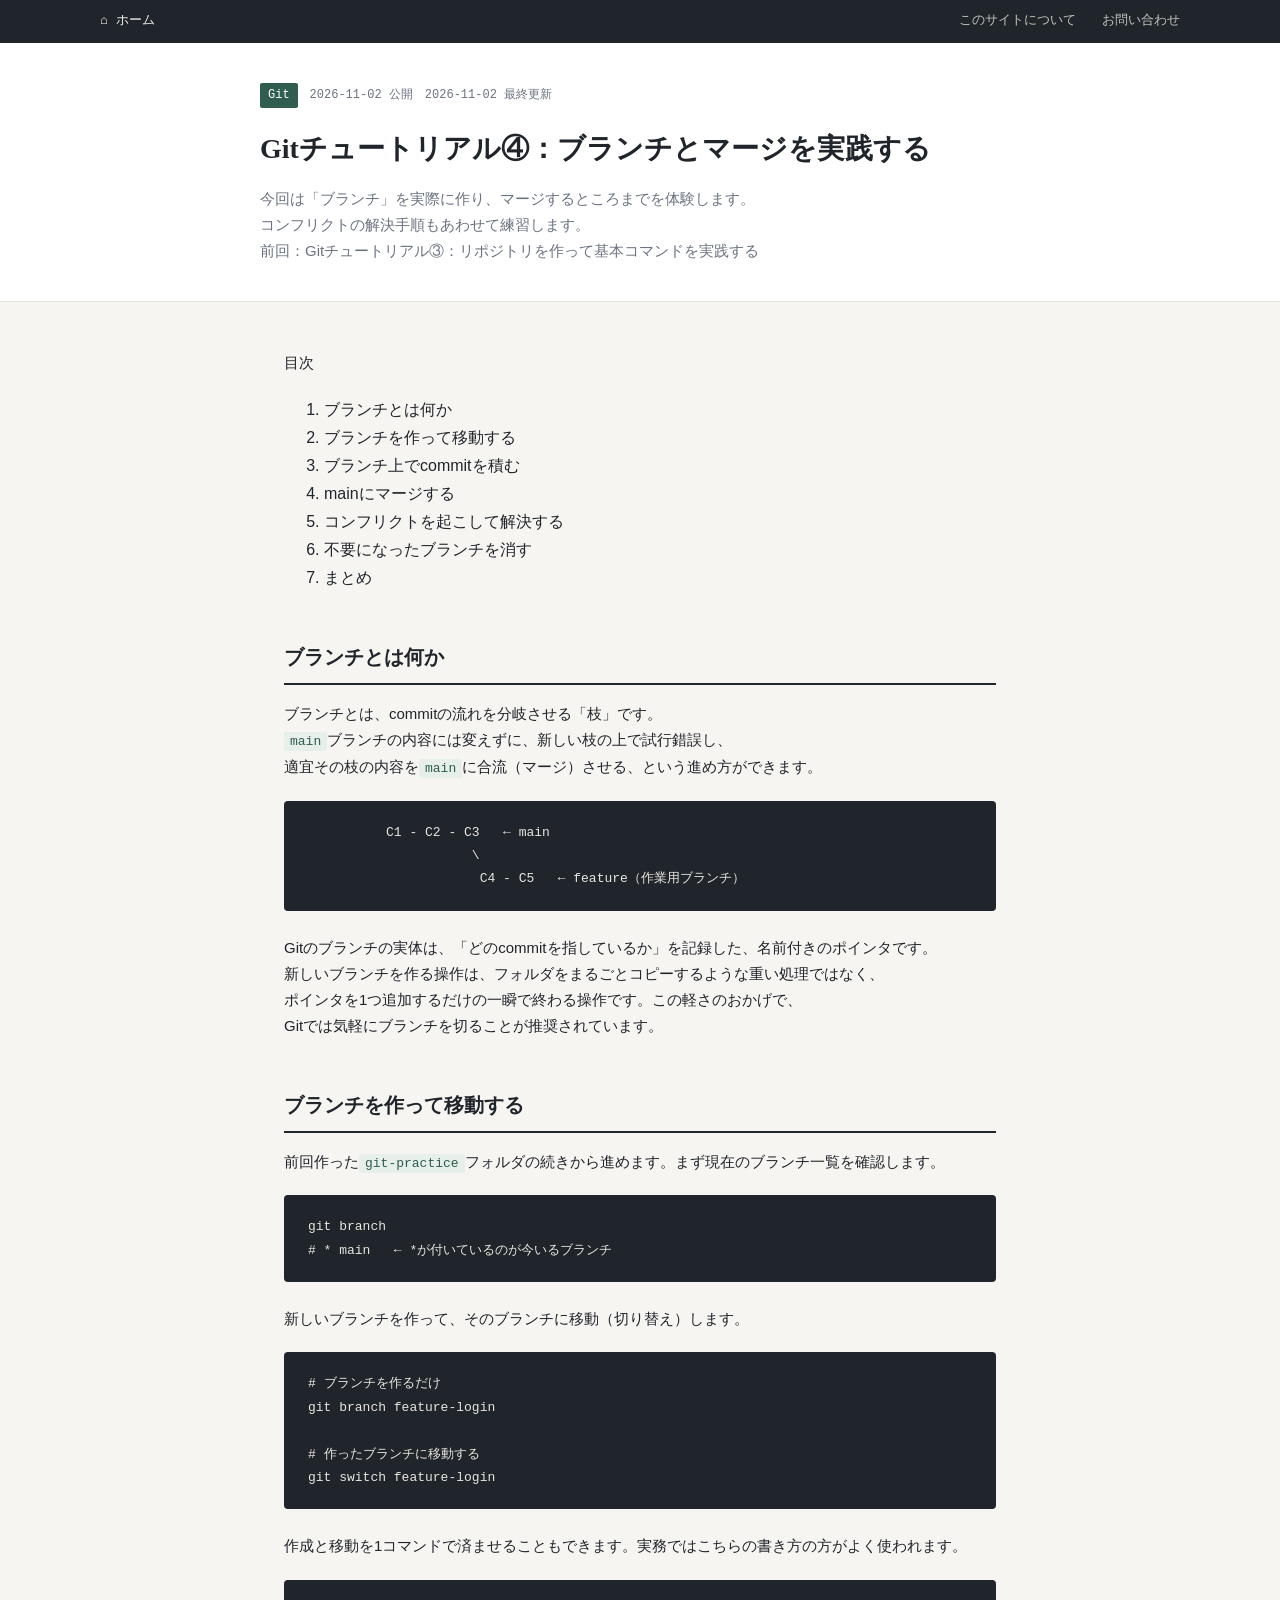
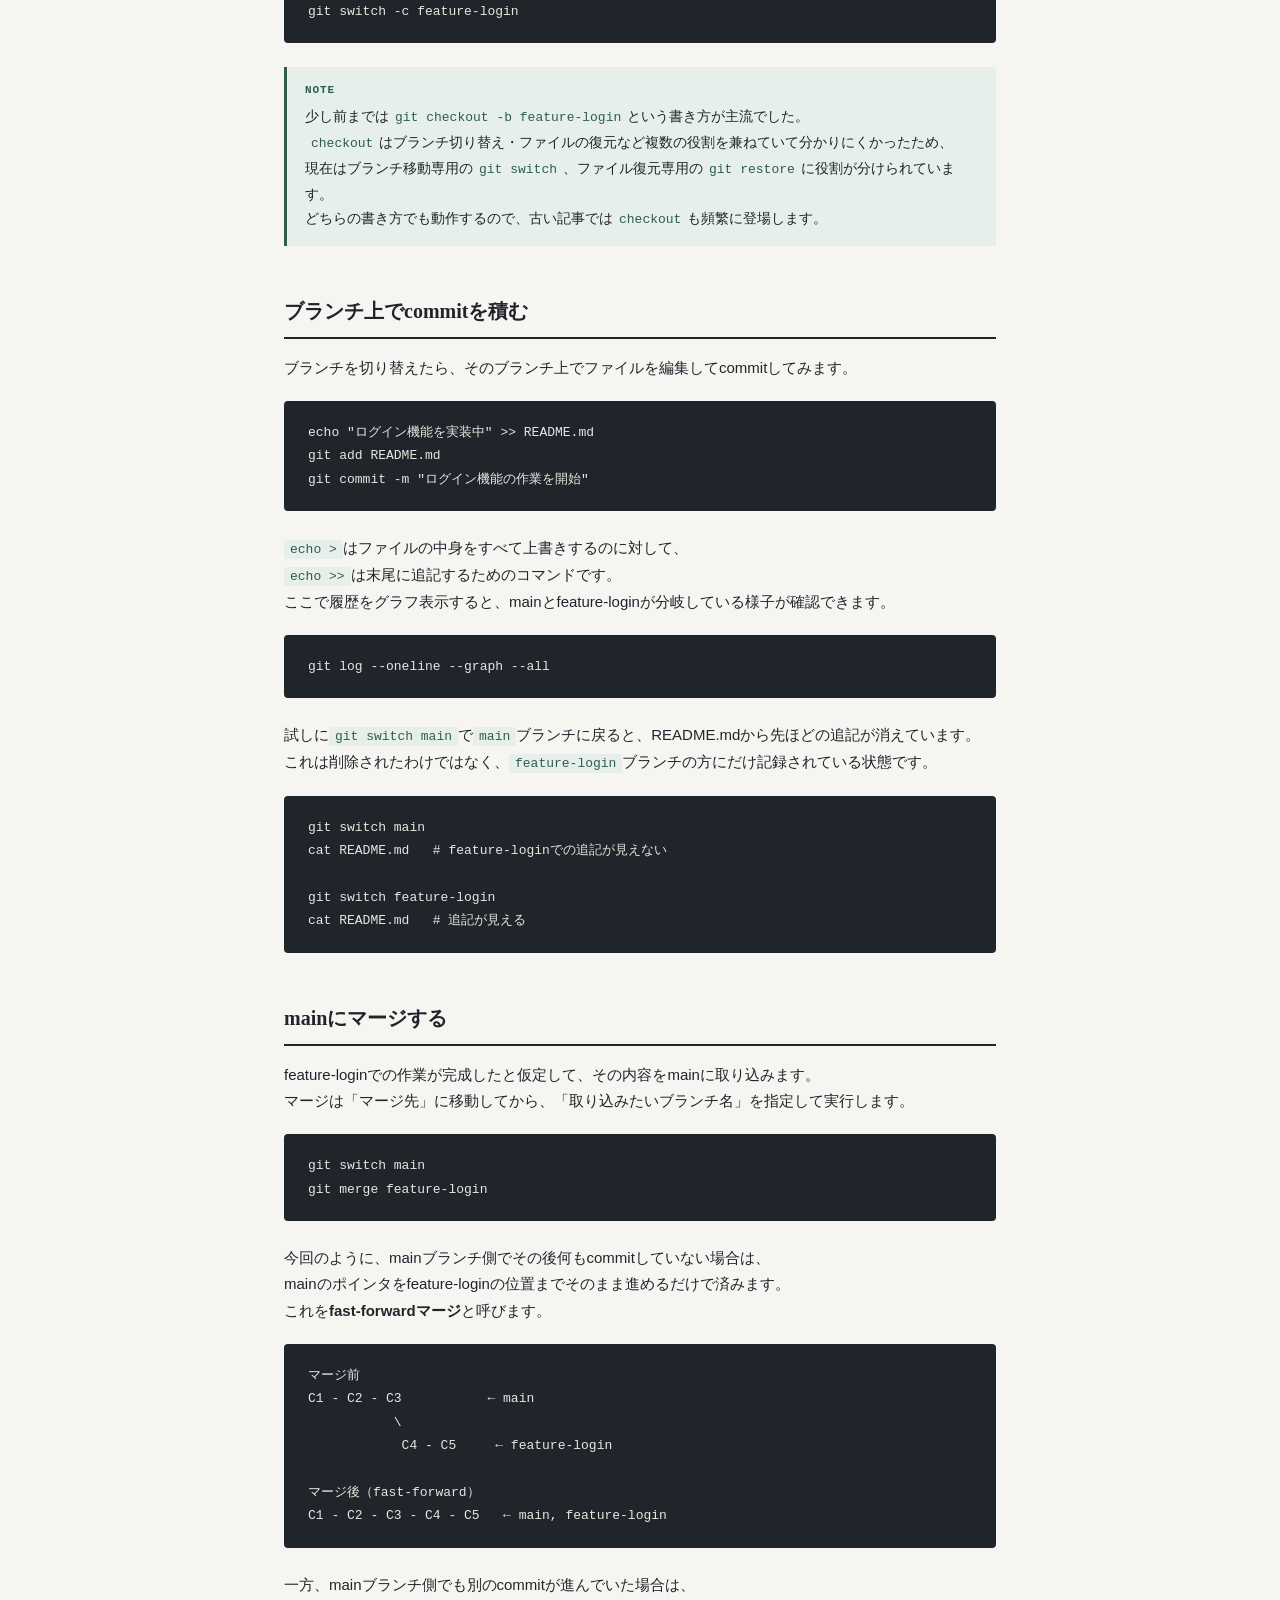
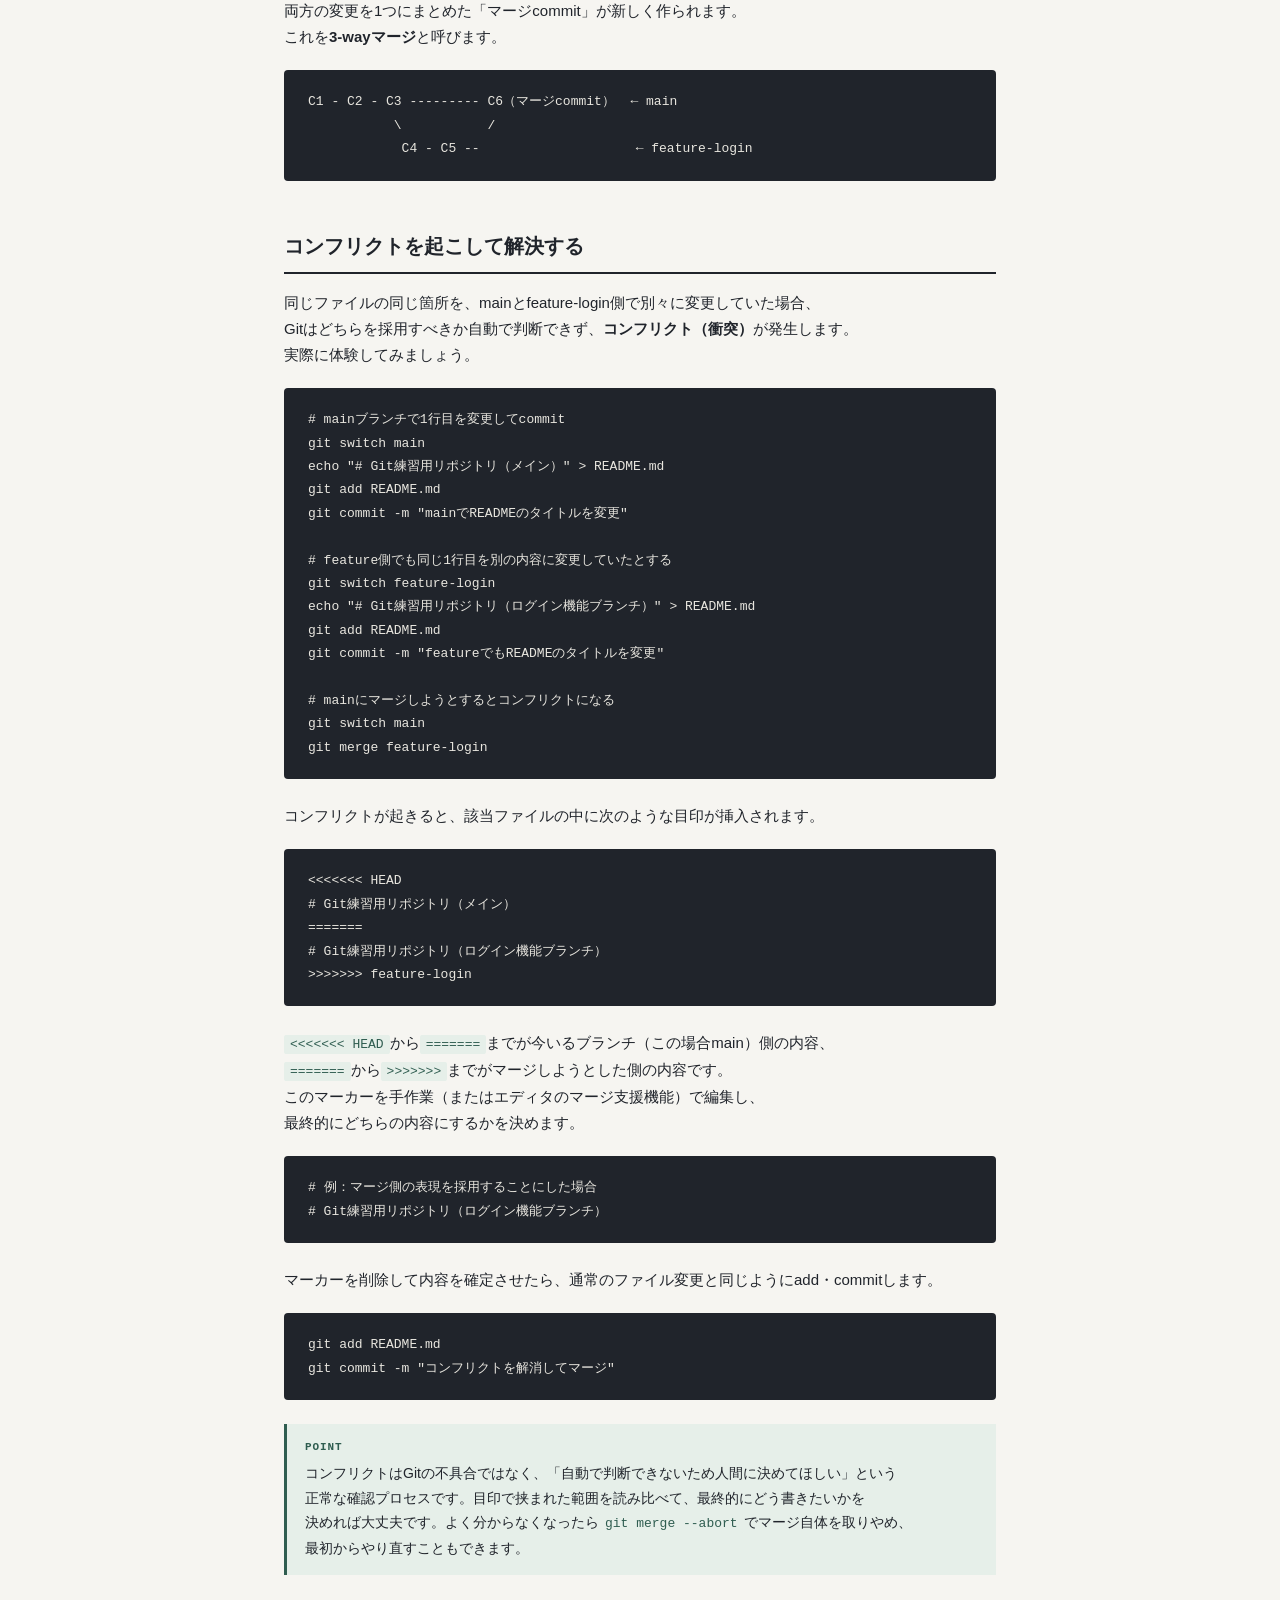
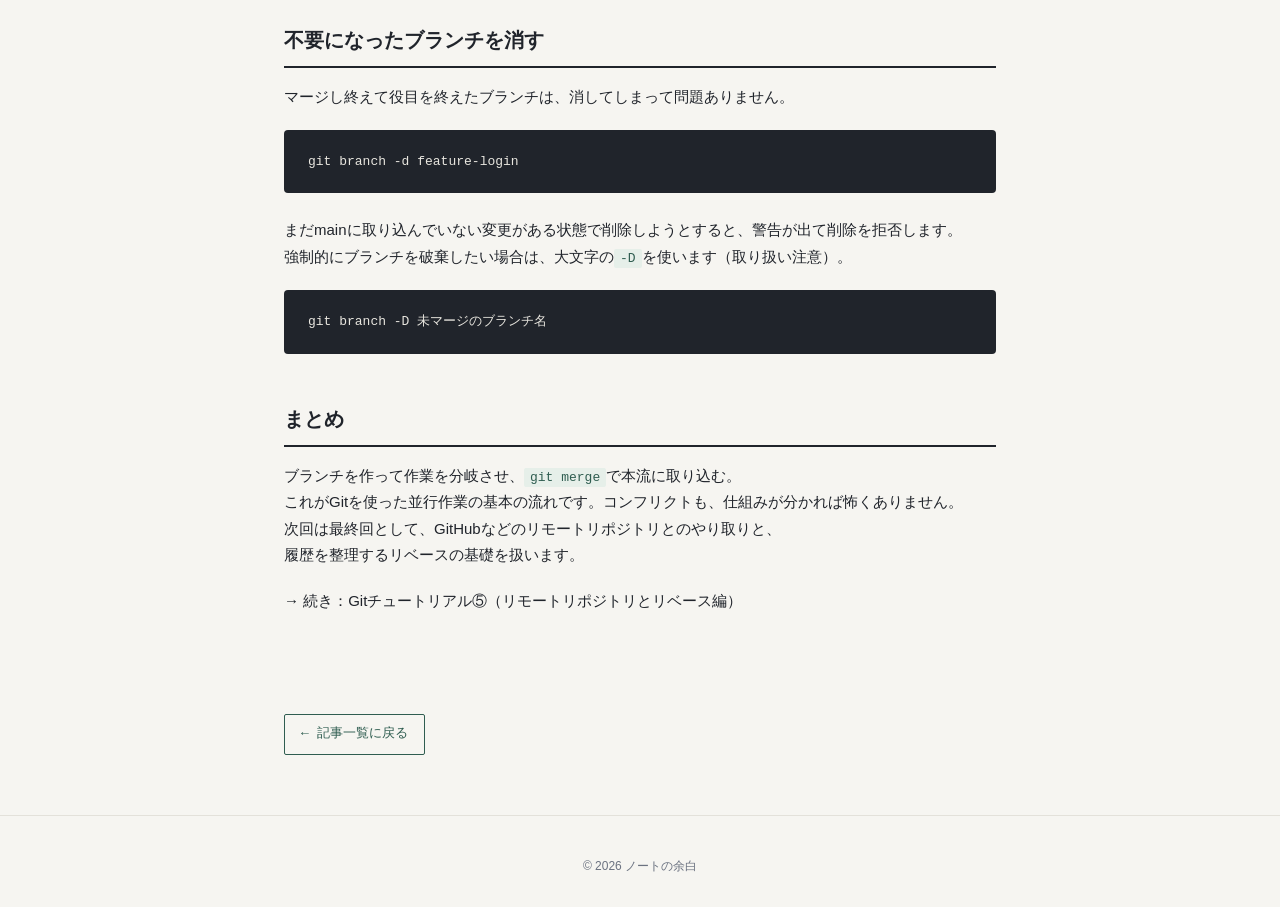
<file: articles/it-4.html>
<!DOCTYPE html>
<html lang="ja">
<head>
  <meta charset="UTF-8">
  <meta name="viewport" content="width=device-width, initial-scale=1.0">
  <title>Gitチュートリアル④：ブランチとマージを実践する | ノートの余白</title>

  <meta property="article:modified_time" content="">

  <link rel="stylesheet" href="../css/style.css">
  <link rel="stylesheet" href="../css/article.css">
</head>
<body>

  <div class="home-bar">
    <div class="inner">
      <a class="home" href="../index.html">ホーム</a>
      <div class="sub-links">
        <a href="../about.html">このサイトについて</a>
        <a href="../contact.html">お問い合わせ</a>
      </div>
    </div>
  </div>

  <div class="article-header">
    <div class="article-header-inner">
      <div class="article-meta">
        <a class="tag" id="article-tag" href="../index.html">Git</a>
        <span class="date" id="date-published"></span>
        <span class="date" id="date-updated"></span>
      </div>
      <h1>Gitチュートリアル④：ブランチとマージを実践する</h1>
      <p class="article-lead">
        今回は「ブランチ」を実際に作り、マージするところまでを体験します。<br>
        コンフリクトの解決手順もあわせて練習します。<br>
        <a href="it-012.html">前回：Gitチュートリアル③：リポジトリを作って基本コマンドを実践する</a>
      </p>
    </div>
  </div>

  <article class="article-body">

    <nav class="toc">
      <p class="toc-title">目次</p>
      <ol class="toc-list">
        <li><a href="#why-branch">ブランチとは何か</a></li>
        <li><a href="#create-branch">ブランチを作って移動する</a></li>
        <li><a href="#commit-on-branch">ブランチ上でcommitを積む</a></li>
        <li><a href="#merge">mainにマージする</a></li>
        <li><a href="#conflict">コンフリクトを起こして解決する</a></li>
        <li><a href="#delete-branch">不要になったブランチを消す</a></li>
        <li><a href="#summary">まとめ</a></li>
      </ol>
    </nav>

    <h2 id="why-branch">ブランチとは何か</h2>

    <p>
      ブランチとは、commitの流れを分岐させる「枝」です。<br>
      <code>main</code>ブランチの内容には変えずに、新しい枝の上で試行錯誤し、<br>
      適宜その枝の内容を<code>main</code>に合流（マージ）させる、という進め方ができます。
    </p>

    <pre><code>          C1 - C2 - C3   ← main
                     \
                      C4 - C5   ← feature（作業用ブランチ）</code></pre>

    <p>
      Gitのブランチの実体は、「どのcommitを指しているか」を記録した、名前付きのポインタです。<br>
      新しいブランチを作る操作は、フォルダをまるごとコピーするような重い処理ではなく、<br>
      ポインタを1つ追加するだけの一瞬で終わる操作です。この軽さのおかげで、<br>
      Gitでは気軽にブランチを切ることが推奨されています。
    </p>

    <h2 id="create-branch">ブランチを作って移動する</h2>

    <p>
      前回作った<code>git-practice</code>フォルダの続きから進めます。まず現在のブランチ一覧を確認します。
    </p>

    <pre><code>git branch
# * main   ← *が付いているのが今いるブランチ</code></pre>

    <p>新しいブランチを作って、そのブランチに移動（切り替え）します。</p>

    <pre><code># ブランチを作るだけ
git branch feature-login

# 作ったブランチに移動する
git switch feature-login</code></pre>

    <p>
      作成と移動を1コマンドで済ませることもできます。実務ではこちらの書き方の方がよく使われます。
    </p>

    <pre><code>git switch -c feature-login</code></pre>

    <div class="note-box">
      <strong>NOTE</strong>
      少し前までは<code>git checkout -b feature-login</code>という書き方が主流でした。<br>
      <code>checkout</code>はブランチ切り替え・ファイルの復元など複数の役割を兼ねていて分かりにくかったため、<br>
      現在はブランチ移動専用の<code>git switch</code>、ファイル復元専用の<code>git restore</code>に役割が分けられています。<br>
      どちらの書き方でも動作するので、古い記事では<code>checkout</code>も頻繁に登場します。
    </div>

    <h2 id="commit-on-branch">ブランチ上でcommitを積む</h2>

    <p>ブランチを切り替えたら、そのブランチ上でファイルを編集してcommitしてみます。</p>

    <pre><code>echo "ログイン機能を実装中" >> README.md
git add README.md
git commit -m "ログイン機能の作業を開始"</code></pre>

    <p>
      <code>echo ></code>はファイルの中身をすべて上書きするのに対して、<br>
      <code>echo >></code>は末尾に追記するためのコマンドです。<br>
      ここで履歴をグラフ表示すると、mainとfeature-loginが分岐している様子が確認できます。
    </p>

    <pre><code>git log --oneline --graph --all</code></pre>

    <p>
      試しに<code>git switch main</code>で<code>main</code>ブランチに戻ると、README.mdから先ほどの追記が消えています。<br>
      これは削除されたわけではなく、<code>feature-login</code>ブランチの方にだけ記録されている状態です。
    </p>

    <pre><code>git switch main
cat README.md   # feature-loginでの追記が見えない

git switch feature-login
cat README.md   # 追記が見える</code></pre>

    <h2 id="merge">mainにマージする</h2>

    <p>
      feature-loginでの作業が完成したと仮定して、その内容をmainに取り込みます。<br>
      マージは「マージ先」に移動してから、「取り込みたいブランチ名」を指定して実行します。
    </p>

    <pre><code>git switch main
git merge feature-login</code></pre>

    <p>
      今回のように、mainブランチ側でその後何もcommitしていない場合は、<br>
      mainのポインタをfeature-loginの位置までそのまま進めるだけで済みます。<br>
      これを<strong>fast-forwardマージ</strong>と呼びます。
    </p>

    <pre><code>マージ前
C1 - C2 - C3           ← main
           \
            C4 - C5     ← feature-login

マージ後（fast-forward）
C1 - C2 - C3 - C4 - C5   ← main, feature-login</code></pre>

    <p>
      一方、mainブランチ側でも別のcommitが進んでいた場合は、<br>
      両方の変更を1つにまとめた「マージcommit」が新しく作られます。<br>
      これを<strong>3-wayマージ</strong>と呼びます。
    </p>

    <pre><code>C1 - C2 - C3 --------- C6（マージcommit）  ← main
           \           /
            C4 - C5 --                    ← feature-login</code></pre>

    <h2 id="conflict">コンフリクトを起こして解決する</h2>

    <p>
      同じファイルの同じ箇所を、mainとfeature-login側で別々に変更していた場合、<br>
      Gitはどちらを採用すべきか自動で判断できず、<strong>コンフリクト（衝突）</strong>が発生します。<br>
      実際に体験してみましょう。
    </p>

    <pre><code># mainブランチで1行目を変更してcommit
git switch main
echo "# Git練習用リポジトリ（メイン）" > README.md
git add README.md
git commit -m "mainでREADMEのタイトルを変更"

# feature側でも同じ1行目を別の内容に変更していたとする
git switch feature-login
echo "# Git練習用リポジトリ（ログイン機能ブランチ）" > README.md
git add README.md
git commit -m "featureでもREADMEのタイトルを変更"

# mainにマージしようとするとコンフリクトになる
git switch main
git merge feature-login</code></pre>

    <p>
      コンフリクトが起きると、該当ファイルの中に次のような目印が挿入されます。
    </p>

    <pre><code>&lt;&lt;&lt;&lt;&lt;&lt;&lt; HEAD
# Git練習用リポジトリ（メイン）
=======
# Git練習用リポジトリ（ログイン機能ブランチ）
&gt;&gt;&gt;&gt;&gt;&gt;&gt; feature-login</code></pre>

    <p>
      <code>&lt;&lt;&lt;&lt;&lt;&lt;&lt; HEAD</code>から<code>=======</code>までが今いるブランチ（この場合main）側の内容、<br>
      <code>=======</code>から<code>&gt;&gt;&gt;&gt;&gt;&gt;&gt;</code>までがマージしようとした側の内容です。<br>
      このマーカーを手作業（またはエディタのマージ支援機能）で編集し、<br>
      最終的にどちらの内容にするかを決めます。
    </p>

    <pre><code># 例：マージ側の表現を採用することにした場合
# Git練習用リポジトリ（ログイン機能ブランチ）</code></pre>

    <p>マーカーを削除して内容を確定させたら、通常のファイル変更と同じようにadd・commitします。</p>

    <pre><code>git add README.md
git commit -m "コンフリクトを解消してマージ"</code></pre>

    <div class="note-box">
      <strong>POINT</strong>
      コンフリクトはGitの不具合ではなく、「自動で判断できないため人間に決めてほしい」という<br>
      正常な確認プロセスです。目印で挟まれた範囲を読み比べて、最終的にどう書きたいかを<br>
      決めれば大丈夫です。よく分からなくなったら<code>git merge --abort</code>でマージ自体を取りやめ、<br>
      最初からやり直すこともできます。
    </div>

    <h2 id="delete-branch">不要になったブランチを消す</h2>

    <p>マージし終えて役目を終えたブランチは、消してしまって問題ありません。</p>

    <pre><code>git branch -d feature-login</code></pre>

    <p>
      まだmainに取り込んでいない変更がある状態で削除しようとすると、警告が出て削除を拒否します。<br>
      強制的にブランチを破棄したい場合は、大文字の<code>-D</code>を使います（取り扱い注意）。
    </p>

    <pre><code>git branch -D 未マージのブランチ名</code></pre>

    <h2 id="summary">まとめ</h2>

    <p>
      ブランチを作って作業を分岐させ、<code>git merge</code>で本流に取り込む。<br>
      これがGitを使った並行作業の基本の流れです。コンフリクトも、仕組みが分かれば怖くありません。<br>
      次回は最終回として、GitHubなどのリモートリポジトリとのやり取りと、<br>
      履歴を整理するリベースの基礎を扱います。
    </p>

    <p>
      → 続き：<a href="it-014.html">Gitチュートリアル⑤（リモートリポジトリとリベース編）</a>
    </p>

  </article>

  <div class="article-footer">
    <a class="back-link" href="../index.html">← 記事一覧に戻る</a>
  </div>

  <footer>
    <p>© 2026 ノートの余白</p>
  </footer>

  <script src="../js/article.js"></script>
</body>
</html>
</file>
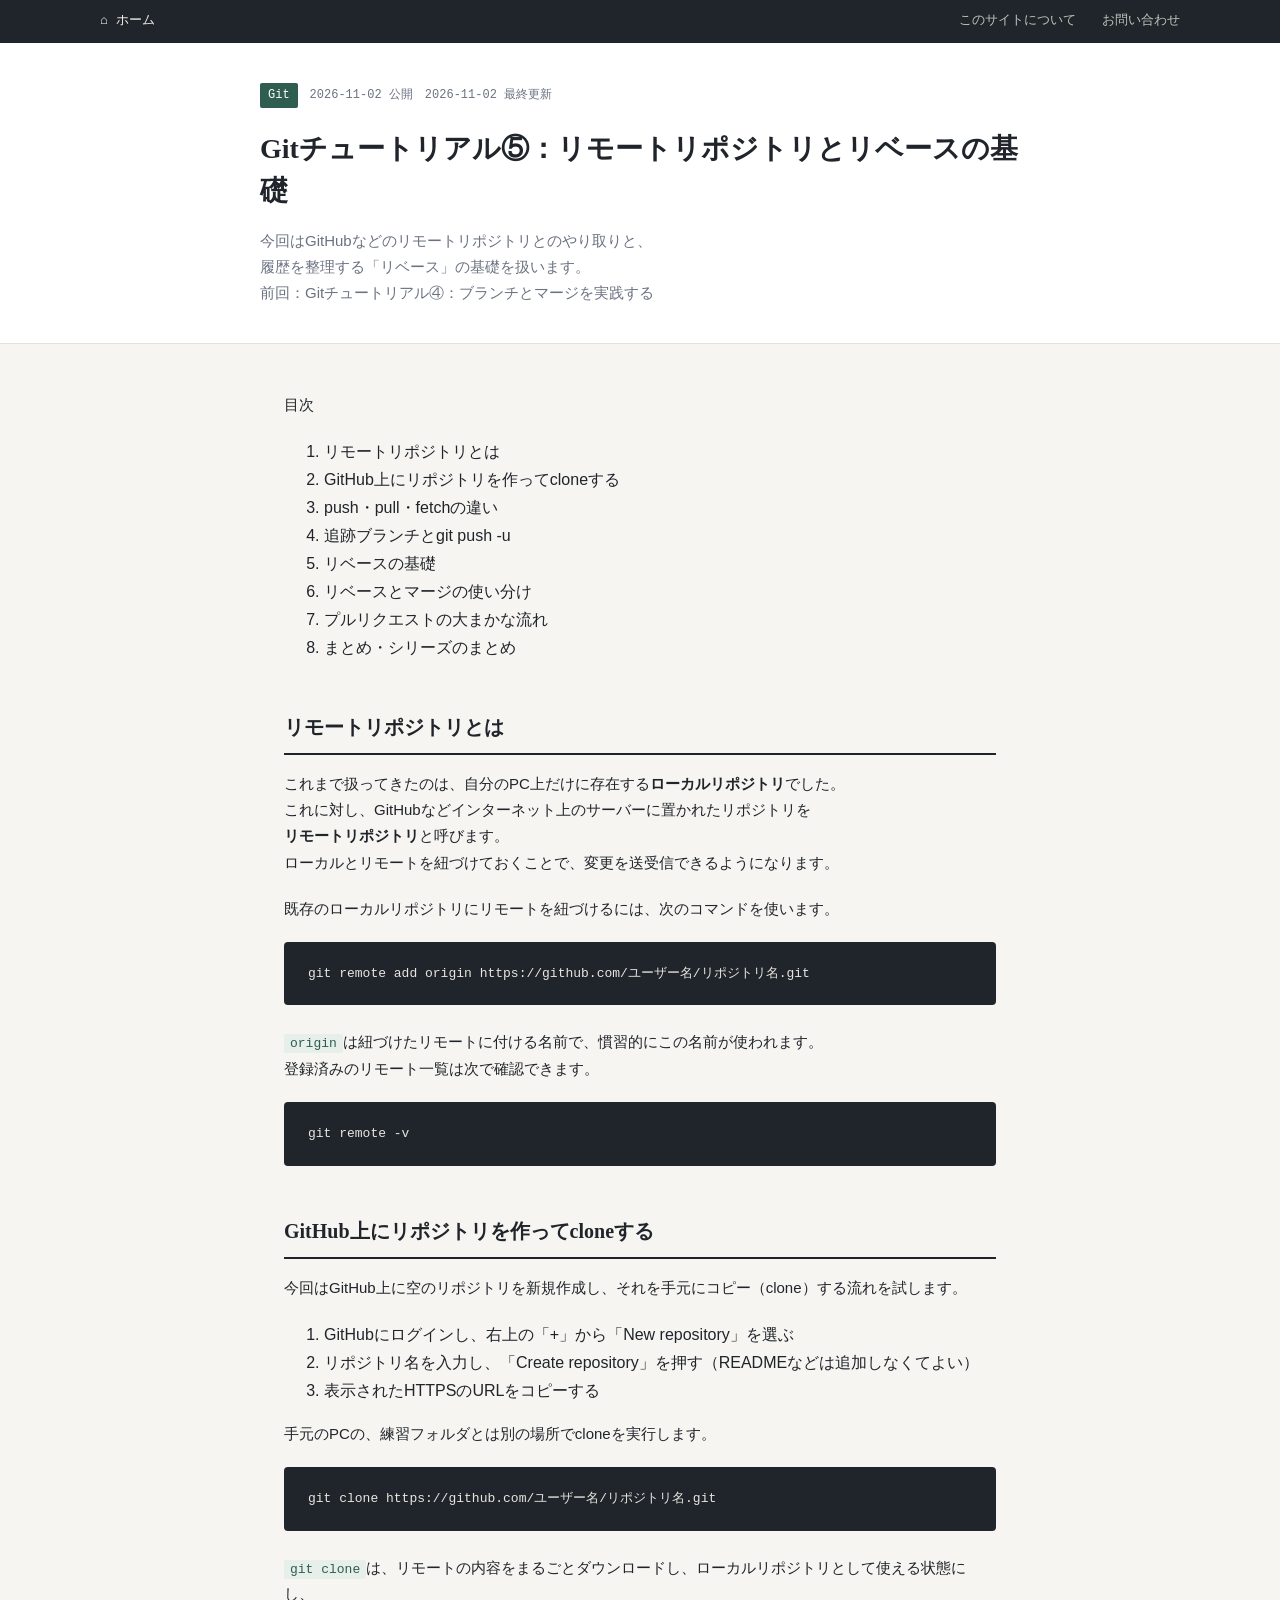
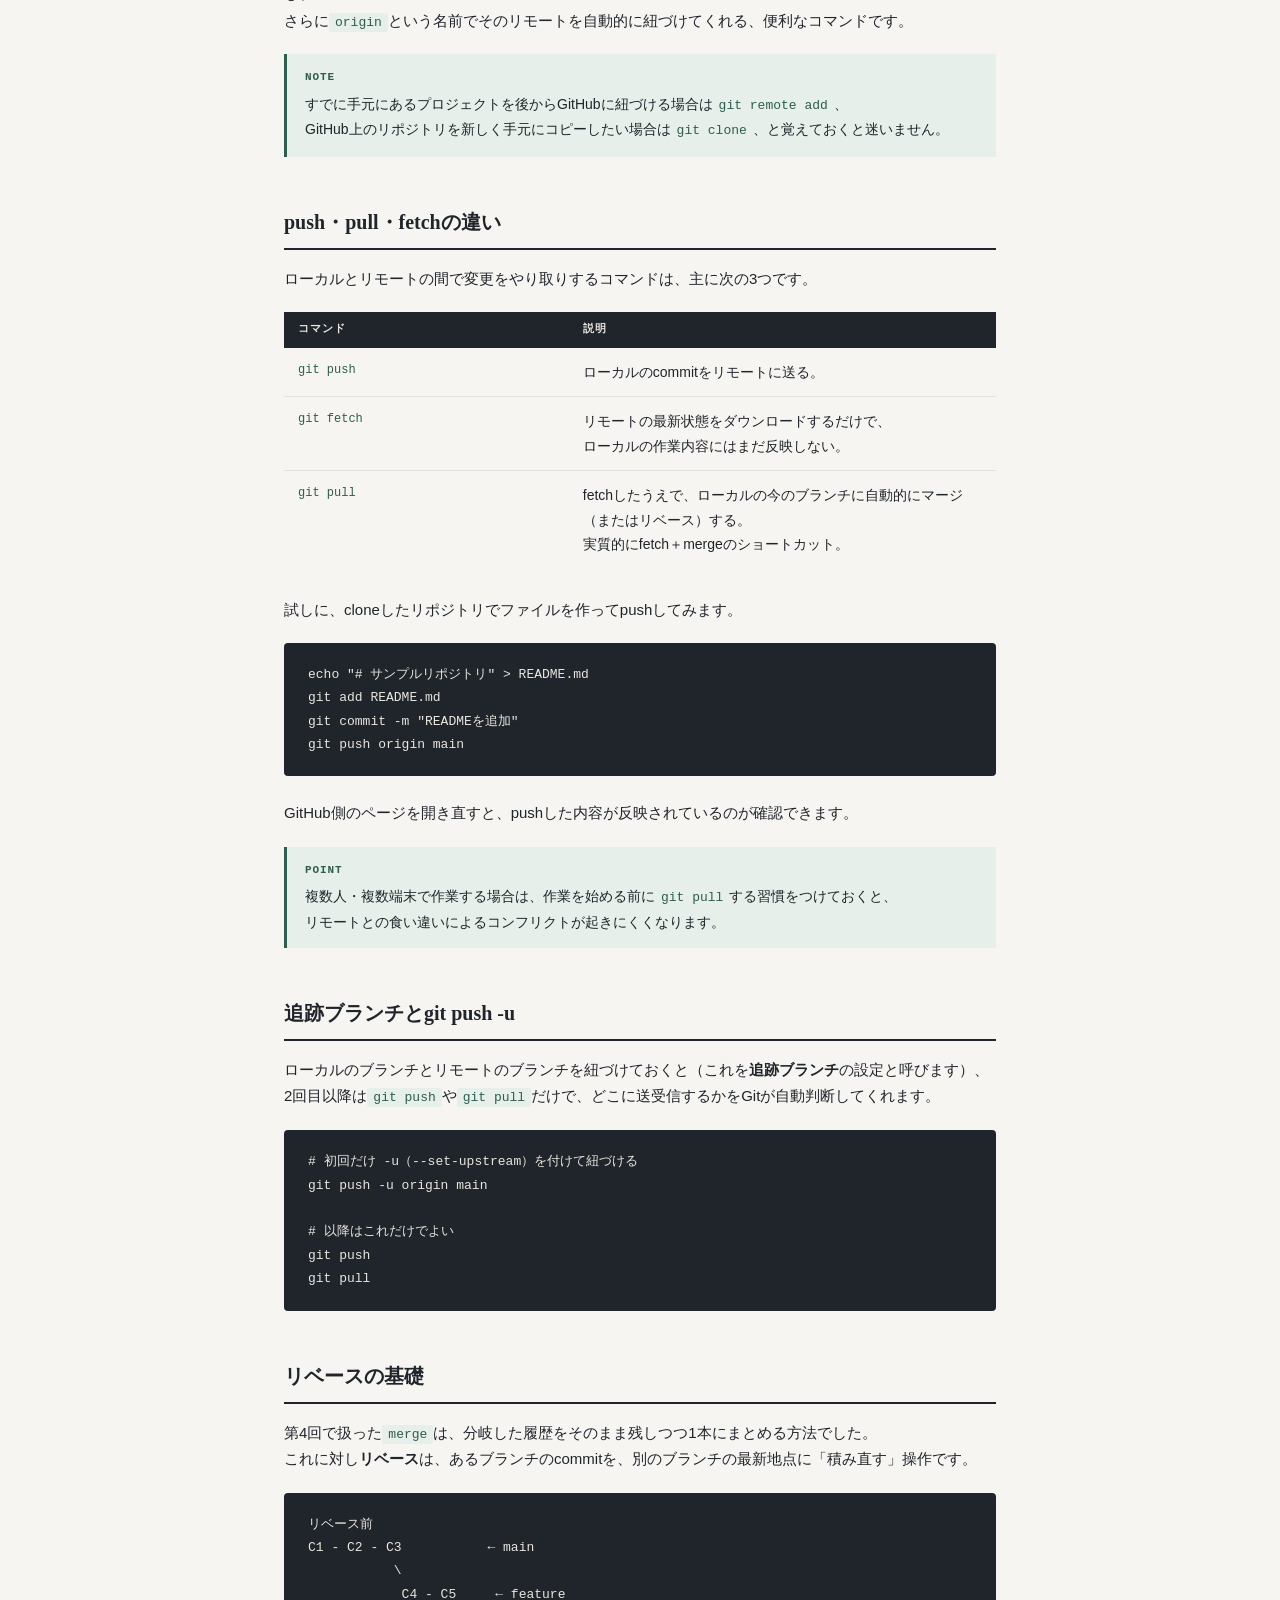
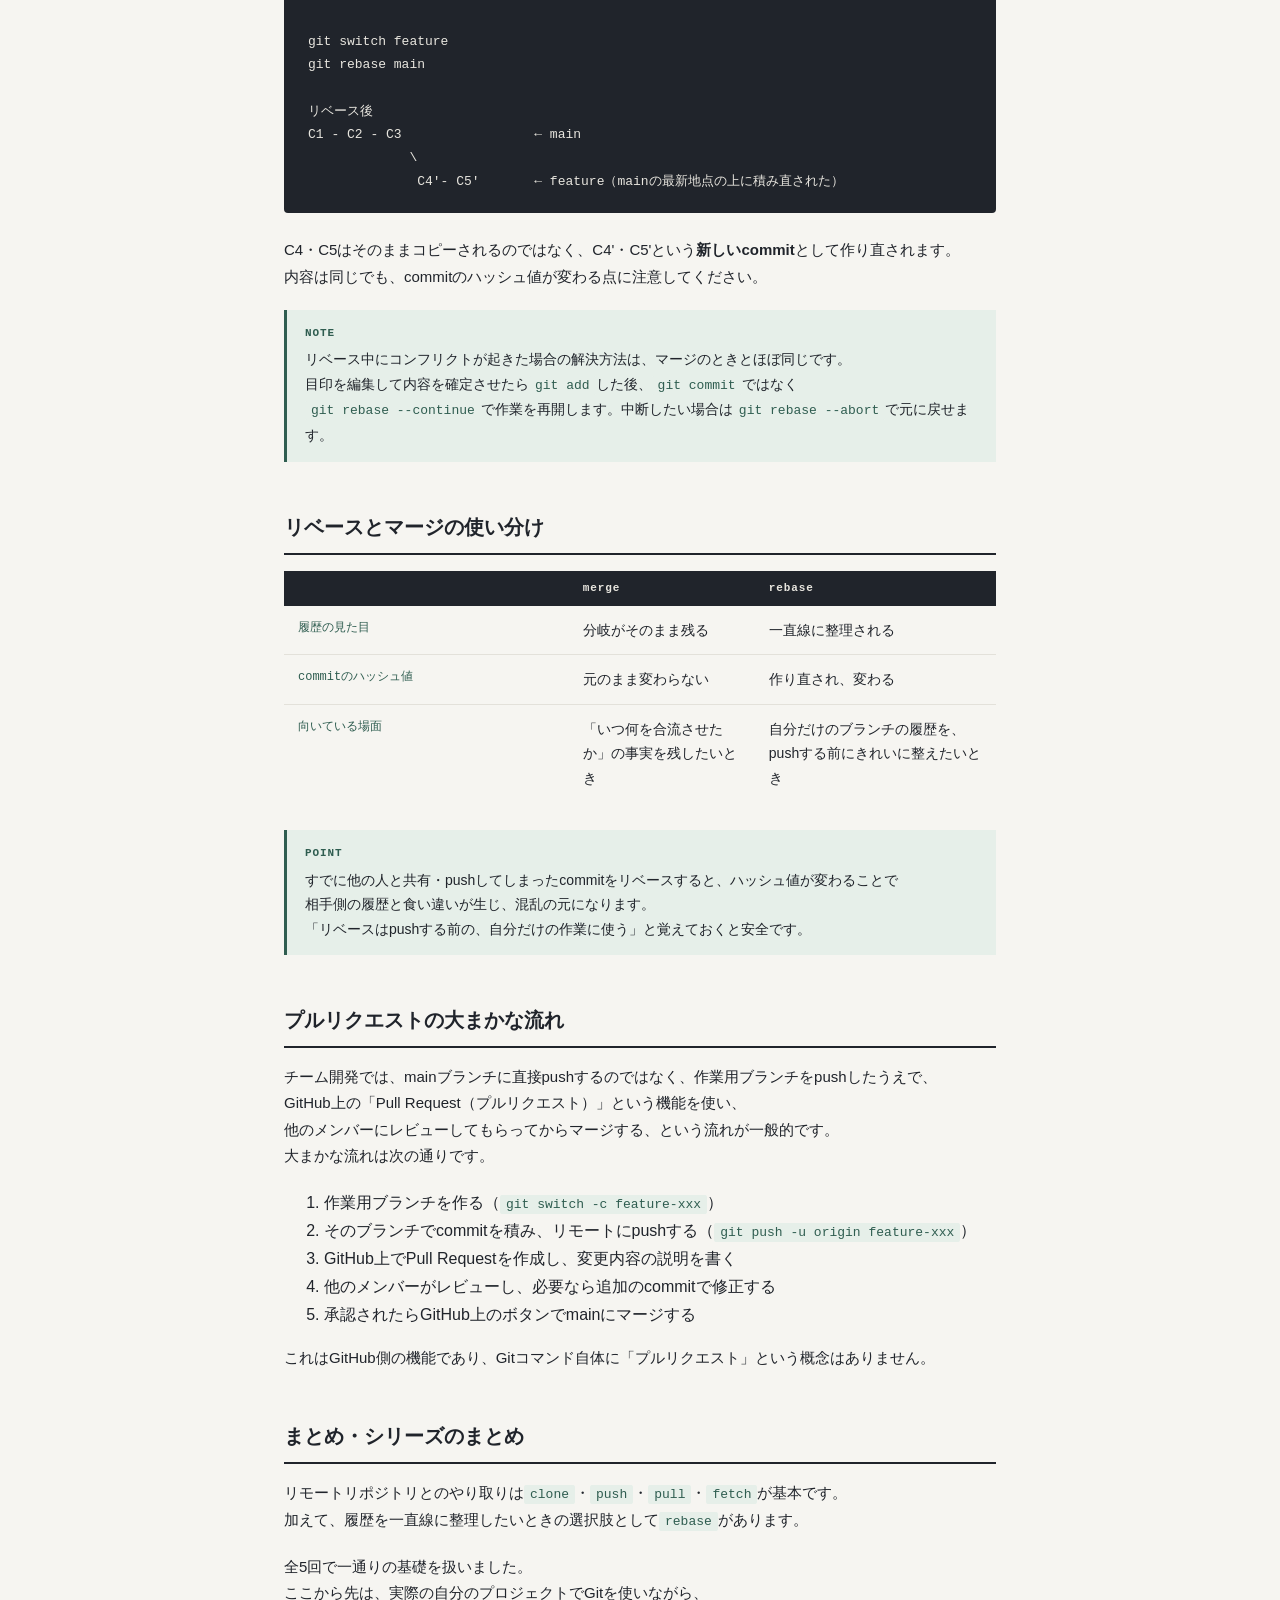
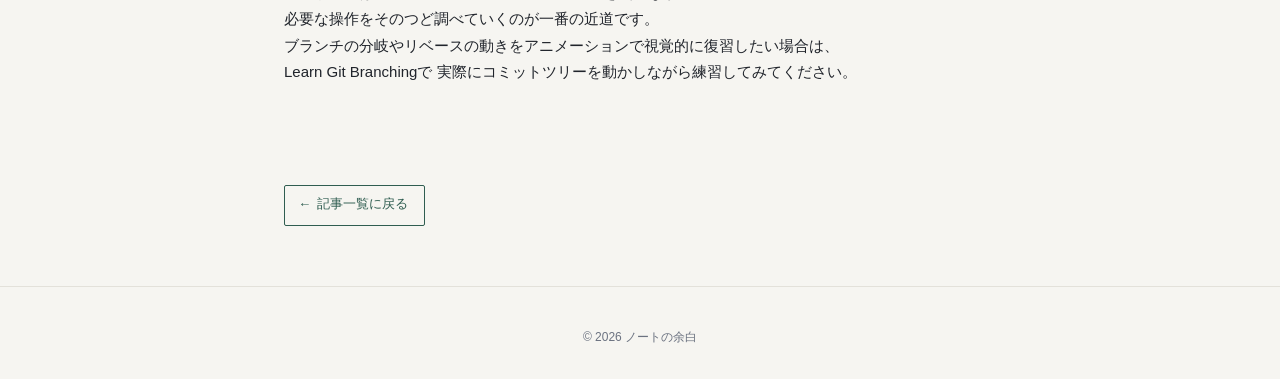
<file: articles/it-5.html>
<!DOCTYPE html>
<html lang="ja">
<head>
  <meta charset="UTF-8">
  <meta name="viewport" content="width=device-width, initial-scale=1.0">
  <title>Gitチュートリアル⑤：リモートリポジトリとリベースの基礎 | ノートの余白</title>

  <meta property="article:modified_time" content="">

  <link rel="stylesheet" href="../css/style.css">
  <link rel="stylesheet" href="../css/article.css">
</head>
<body>

  <div class="home-bar">
    <div class="inner">
      <a class="home" href="../index.html">ホーム</a>
      <div class="sub-links">
        <a href="../about.html">このサイトについて</a>
        <a href="../contact.html">お問い合わせ</a>
      </div>
    </div>
  </div>

  <div class="article-header">
    <div class="article-header-inner">
      <div class="article-meta">
        <a class="tag" id="article-tag" href="../index.html">Git</a>
        <span class="date" id="date-published"></span>
        <span class="date" id="date-updated"></span>
      </div>
      <h1>Gitチュートリアル⑤：リモートリポジトリとリベースの基礎</h1>
      <p class="article-lead">
        今回はGitHubなどのリモートリポジトリとのやり取りと、<br>
        履歴を整理する「リベース」の基礎を扱います。<br>
        <a href="it-013.html">前回：Gitチュートリアル④：ブランチとマージを実践する</a>
      </p>
    </div>
  </div>

  <article class="article-body">

    <nav class="toc">
      <p class="toc-title">目次</p>
      <ol class="toc-list">
        <li><a href="#remote-basic">リモートリポジトリとは</a></li>
        <li><a href="#clone">GitHub上にリポジトリを作ってcloneする</a></li>
        <li><a href="#push-pull-fetch">push・pull・fetchの違い</a></li>
        <li><a href="#tracking">追跡ブランチとgit push -u</a></li>
        <li><a href="#rebase">リベースの基礎</a></li>
        <li><a href="#rebase-vs-merge">リベースとマージの使い分け</a></li>
        <li><a href="#pr-flow">プルリクエストの大まかな流れ</a></li>
        <li><a href="#summary">まとめ・シリーズのまとめ</a></li>
      </ol>
    </nav>

    <h2 id="remote-basic">リモートリポジトリとは</h2>

    <p>
      これまで扱ってきたのは、自分のPC上だけに存在する<strong>ローカルリポジトリ</strong>でした。<br>
      これに対し、GitHubなどインターネット上のサーバーに置かれたリポジトリを<br>
      <strong>リモートリポジトリ</strong>と呼びます。<br>
      ローカルとリモートを紐づけておくことで、変更を送受信できるようになります。
    </p>

    <p>既存のローカルリポジトリにリモートを紐づけるには、次のコマンドを使います。</p>

    <pre><code>git remote add origin https://github.com/ユーザー名/リポジトリ名.git</code></pre>

    <p>
      <code>origin</code>は紐づけたリモートに付ける名前で、慣習的にこの名前が使われます。<br>
      登録済みのリモート一覧は次で確認できます。
    </p>

    <pre><code>git remote -v</code></pre>

    <h2 id="clone">GitHub上にリポジトリを作ってcloneする</h2>

    <p>
      今回はGitHub上に空のリポジトリを新規作成し、それを手元にコピー（clone）する流れを試します。
    </p>

    <ol class="toc-list">
      <li>GitHubにログインし、右上の「+」から「New repository」を選ぶ</li>
      <li>リポジトリ名を入力し、「Create repository」を押す（READMEなどは追加しなくてよい）</li>
      <li>表示されたHTTPSのURLをコピーする</li>
    </ol>

    <p>手元のPCの、練習フォルダとは別の場所でcloneを実行します。</p>

    <pre><code>git clone https://github.com/ユーザー名/リポジトリ名.git</code></pre>

    <p>
      <code>git clone</code>は、リモートの内容をまるごとダウンロードし、ローカルリポジトリとして使える状態にし、<br>
      さらに<code>origin</code>という名前でそのリモートを自動的に紐づけてくれる、便利なコマンドです。
    </p>

    <div class="note-box">
      <strong>NOTE</strong>
      すでに手元にあるプロジェクトを後からGitHubに紐づける場合は<code>git remote add</code>、<br>
      GitHub上のリポジトリを新しく手元にコピーしたい場合は<code>git clone</code>、と覚えておくと迷いません。
    </div>

    <h2 id="push-pull-fetch">push・pull・fetchの違い</h2>

    <p>ローカルとリモートの間で変更をやり取りするコマンドは、主に次の3つです。</p>

    <table class="command-table">
      <thead>
        <tr>
          <th>コマンド</th>
          <th>説明</th>
        </tr>
      </thead>
      <tbody>
        <tr>
          <td>git push</td>
          <td>ローカルのcommitをリモートに送る。</td>
        </tr>
        <tr>
          <td>git fetch</td>
          <td>
            リモートの最新状態をダウンロードするだけで、<br>
            ローカルの作業内容にはまだ反映しない。
          </td>
        </tr>
        <tr>
          <td>git pull</td>
          <td>
            fetchしたうえで、ローカルの今のブランチに自動的にマージ（またはリベース）する。<br>
            実質的にfetch＋mergeのショートカット。
          </td>
        </tr>
      </tbody>
    </table>

    <p>試しに、cloneしたリポジトリでファイルを作ってpushしてみます。</p>

    <pre><code>echo "# サンプルリポジトリ" > README.md
git add README.md
git commit -m "READMEを追加"
git push origin main</code></pre>

    <p>GitHub側のページを開き直すと、pushした内容が反映されているのが確認できます。</p>

    <div class="note-box">
      <strong>POINT</strong>
      複数人・複数端末で作業する場合は、作業を始める前に<code>git pull</code>する習慣をつけておくと、<br>
      リモートとの食い違いによるコンフリクトが起きにくくなります。
    </div>

    <h2 id="tracking">追跡ブランチとgit push -u</h2>

    <p>
      ローカルのブランチとリモートのブランチを紐づけておくと（これを<strong>追跡ブランチ</strong>の設定と呼びます）、<br>
      2回目以降は<code>git push</code>や<code>git pull</code>だけで、どこに送受信するかをGitが自動判断してくれます。
    </p>

    <pre><code># 初回だけ -u（--set-upstream）を付けて紐づける
git push -u origin main

# 以降はこれだけでよい
git push
git pull</code></pre>

    <h2 id="rebase">リベースの基礎</h2>

    <p>
      第4回で扱った<code>merge</code>は、分岐した履歴をそのまま残しつつ1本にまとめる方法でした。<br>
      これに対し<strong>リベース</strong>は、あるブランチのcommitを、別のブランチの最新地点に「積み直す」操作です。
    </p>

    <pre><code>リベース前
C1 - C2 - C3           ← main
           \
            C4 - C5     ← feature

git switch feature
git rebase main

リベース後
C1 - C2 - C3                 ← main
             \
              C4'- C5'       ← feature（mainの最新地点の上に積み直された）</code></pre>

    <p>
      C4・C5はそのままコピーされるのではなく、C4'・C5'という<strong>新しいcommit</strong>として作り直されます。<br>
      内容は同じでも、commitのハッシュ値が変わる点に注意してください。
    </p>

    <div class="note-box">
      <strong>NOTE</strong>
      リベース中にコンフリクトが起きた場合の解決方法は、マージのときとほぼ同じです。<br>
      目印を編集して内容を確定させたら<code>git add</code>した後、<code>git commit</code>ではなく<br>
      <code>git rebase --continue</code>で作業を再開します。中断したい場合は<code>git rebase --abort</code>で元に戻せます。
    </div>

    <h2 id="rebase-vs-merge">リベースとマージの使い分け</h2>

    <table class="command-table">
      <thead>
        <tr>
          <th></th>
          <th>merge</th>
          <th>rebase</th>
        </tr>
      </thead>
      <tbody>
        <tr>
          <td>履歴の見た目</td>
          <td>分岐がそのまま残る</td>
          <td>一直線に整理される</td>
        </tr>
        <tr>
          <td>commitのハッシュ値</td>
          <td>元のまま変わらない</td>
          <td>作り直され、変わる</td>
        </tr>
        <tr>
          <td>向いている場面</td>
          <td>「いつ何を合流させたか」の事実を残したいとき</td>
          <td>自分だけのブランチの履歴を、pushする前にきれいに整えたいとき</td>
        </tr>
      </tbody>
    </table>

    <div class="note-box">
      <strong>POINT</strong>
      すでに他の人と共有・pushしてしまったcommitをリベースすると、ハッシュ値が変わることで<br>
      相手側の履歴と食い違いが生じ、混乱の元になります。<br>
      「リベースはpushする前の、自分だけの作業に使う」と覚えておくと安全です。
    </div>

    <h2 id="pr-flow">プルリクエストの大まかな流れ</h2>

    <p>
      チーム開発では、mainブランチに直接pushするのではなく、作業用ブランチをpushしたうえで、<br>
      GitHub上の「Pull Request（プルリクエスト）」という機能を使い、<br>
      他のメンバーにレビューしてもらってからマージする、という流れが一般的です。<br>
      大まかな流れは次の通りです。
    </p>

    <ol class="toc-list">
      <li>作業用ブランチを作る（<code>git switch -c feature-xxx</code>）</li>
      <li>そのブランチでcommitを積み、リモートにpushする（<code>git push -u origin feature-xxx</code>）</li>
      <li>GitHub上でPull Requestを作成し、変更内容の説明を書く</li>
      <li>他のメンバーがレビューし、必要なら追加のcommitで修正する</li>
      <li>承認されたらGitHub上のボタンでmainにマージする</li>
    </ol>

    <p>
      これはGitHub側の機能であり、Gitコマンド自体に「プルリクエスト」という概念はありません。
    </p>

    <h2 id="summary">まとめ・シリーズのまとめ</h2>

    <p>
      リモートリポジトリとのやり取りは<code>clone</code>・<code>push</code>・<code>pull</code>・<code>fetch</code>が基本です。<br>
      加えて、履歴を一直線に整理したいときの選択肢として<code>rebase</code>があります。
    </p>

    <p>
      全5回で一通りの基礎を扱いました。<br>
      ここから先は、実際の自分のプロジェクトでGitを使いながら、<br>
      必要な操作をそのつど調べていくのが一番の近道です。<br>
      ブランチの分岐やリベースの動きをアニメーションで視覚的に復習したい場合は、<br>
      <a href="https://learngitbranching.js.org/" target="_blank" rel="noopener">Learn Git Branching</a>で
      実際にコミットツリーを動かしながら練習してみてください。
    </p>

  </article>

  <div class="article-footer">
    <a class="back-link" href="../index.html">← 記事一覧に戻る</a>
  </div>

  <footer>
    <p>© 2026 ノートの余白</p>
  </footer>

  <script src="../js/article.js"></script>
</body>
</html>
</file>
<file: css/style.css>
/* =============================================
   style.css — ノートの余白
   全ページ共通のスタイルをここで管理します
   ============================================= */

/* ===== CSS変数（色・フォントの設定） ===== */
/* :rootは<html>要素を指すセレクタ、ここで定義したCSS変数(カスタムプロパティ)は、子要素にも継承される。 */
/* CSS変数を呼び出すときはvar(--bg)というようにする。 */
:root {
  --bg:          #f6f5f1;
  --panel:       #ffffff;
  --ink:         #20242b;
  --ink-soft:    #6b7280;
  --line:        #e3e1da;
  --accent:      #2f5d50;
  --accent-soft: #e6efe9;
  --mono: "JetBrains Mono", "SFMono-Regular", Consolas, monospace; /* 左から優先に端末にフォントが存在すれば使用。最後のフォントはどの端末にも基本ある。ダブルクォテーションは空白スペースにより別々の単語とされないようにするため。 */
  --serif: "Shippori Mincho", "Noto Serif JP", serif; /* 明朝体系 */
  --sans: "Noto Sans JP", "Hiragino Sans", sans-serif;
}

/* ===== リセット・基本設定 ===== */
* { /* 「*」は全要素に適用するセレクタ。 */
  box-sizing: border-box; /* paddingとborderをwidthに含める。デフォルト(content-box)では含まれない */
}

/* bodyで指定した設定は子要素にも継承される */
body {
  margin: 0; /* ブラウザはデフォルトで<body>に余白を付けるため、余白を削除。 */
  background: var(--bg); /* ページ全体の背景色 */
  color: var(--ink); /* テキストの色 */
  font-family: var(--sans); /* フォントの指定 */
  line-height: 1.75; /* 行間の設定。単位なしの数値はフォントサイズの倍率。*/
}

a {
  color: inherit; /* 親要素の色を引き継ぐ。デフォルトでは青色。 */
  text-decoration: none; /* デフォルトで表示されるリンクの下線を削除 */
}

/* ===== ホームバー（一番上の黒いバー） ===== */
.home-bar { /* class="home-bar"の要素に適用 */
  background: var(--ink);
  color: #f3f1ea;
  padding: 10px 24px; /* 内側の余白。上下10px、左右24px。 */
  font-family: var(--mono);
  font-size: 13px;
}

.home-bar .inner { /* class="home-bar"要素の子要素のうち、class=innerの要素すべて(階層はいくつでもOK) */
  max-width: 1080px; /* 最大幅を1080pxに制限。画面が広くてもこれ以上にはならない。 */
  margin: 0 auto;
  display: flex; /* Flexboxを使う宣言。以下で左右上下の配置を制御できる。 */
  justify-content: space-between; /* .innerの直接の子要素の間に均等にスペースを入れて、両端に寄せる。 */
  align-items: center; /* .innerの直接の子要素を縦方向の中央に揃える */
}

.home-bar a.home::before { /* class="home-bar"要素の子要素のうち、<a class="home">であるもの。 */
  content: "⌂ "; /* beforeは疑似要素で、対象の要素の先頭に仮想的なコンテンツを足す。ここで追加した文字は、文字列として扱われない(コピーや読み上げされない)。htmlに直接文字を書くより便利。 */
}

.home-bar .sub-links a {
  margin-left: 18px; /* 左側の外側の余白です。リンク同士の間隔を空ける。 */
  color: #bfc4b9;
}

.home-bar .sub-links a:hover { /* :hover = 疑似クラス。マウスを載せたときに適用する。 */
  color: #ffffff;
}

/* ===== サイトヘッダー（タイトルエリア） ===== */
header.site { /* <header class="site">の要素に適用するセレクタ */
  padding: 36px 24px 26px; /* 上、左右、下の余白 */
  border-bottom: 1px solid var(--line); /* 下側のborderにだけ線を引く。1pxの実線(solid) */
  background: var(--panel);
}

.header-inner {
  max-width: 1080px;
  margin: 0 auto;
}

.brand-mark {
  font-family: var(--serif);
  font-size: 30px;
  letter-spacing: .03em; /* 文字と文字の間隔。em は「自分のフォントサイズを基準にした単位」で、.03em はフォントサイズの3%分の間隔を空けるという意味。 */
}

.brand-mark small {
  display: block; /* <small> は本来インライン要素(改行されない)だが、block に変えることで強制的に改行させ、独立した行として表示。 */
  font-family: var(--mono);
  font-size: 11px;
  color: var(--ink-soft);
  letter-spacing: .18em; /* サブタイトル(NOTES ON THE MARGIN)の文字間隔を広めに取って、ラベルのような見た目にする。 */
  margin-bottom: 6px; /* 下にだけ余白を取り、メインタイトルとの間隔を空ける。 */
}

.tagline {
  margin-top: 8px;
  font-size: 14px;
  color: var(--ink-soft);
  max-width: 560px; /* 説明文の幅を制限。横幅が広いと1行の文字数が増えて読みにくくなるため。 */
}

/* ===== ジャンルメニューバー ===== */
nav.genre-bar {
  position: sticky; /* スクロールしたときに要素を固定するためのもの */
  top: 0; /* 上から何pxに固定するかを指定。必須。 */
  z-index: 10; /* スクロールして要素が重なったときの、表示の優先度。大きいほど優先される。 */
  background: var(--panel);
  border-bottom: 1px solid var(--line);
  box-shadow: 0 2px 8px rgba(0, 0, 0, .03); /* 要素と同じ形の影を作成して、横方向に0(プラスが右)、縦方向に2px(プラスが下)、影のぼかしが8px(輪郭の内外に広げる。.03廃炉の透明度3%。) */
}

nav.genre-bar .inner {
  max-width: 1080px;
  margin: 0 auto;
  display: flex;
  gap: 4px; /* Flexboxの子要素同士の間隔を一括指定するプロパティです。margin を個別に設定するより簡単。 */
  padding: 0 24px;
  overflow-x: auto; /* 横方向にはみ出した内容がある場合、自動でスクロールバーを表示する。ジャンルが増えたとき用。 */
}

.genre-btn {
  font-size: 14px;
  padding: 14px 18px;
  color: var(--ink-soft);
  border: none; /* <button> タグはブラウザ標準で枠線がついているため、それを削除。 */
  border-bottom: 3px solid transparent; /* 透明な(transparent)下線を用意して、ボタンを選択したときに表示する下線により、他のボタンと高さが変わらないようにする。 */
  white-space: nowrap; /* ボタン内の長い文字が折り返さず1行で表示。 */
  background: none; /* <button>標準の灰色背景を削除 */
  font-family: inherit; /* 親要素のフォントを継承(bodyまで遡る)。<button>要素はブラウザ標準のスタイルシートで独自のフォント指定がデフォルトで適用されているため、上書きする。 */
  cursor: pointer; /* マウスを乗せたときにカーソルを指マークに変える。 */
}

.genre-btn:hover {
  color: var(--ink);
}

.genre-btn.active { /* class="genre-btn active" のように、2つのクラスを持つ要素 */
  color: var(--accent);
  border-bottom-color: var(--accent); /* 透明にしておいた下線の色を、ボタンをクリックしたときに色を付ける */
  font-weight: 600; /* 文字の太さ */
}

/* ===== サブジャンルメニューバー =====
   選択中のジャンルの詳細カテゴリを並べる、genre-barより一段小さいバー。
   「すべて」ジャンルのときは中身が空になり、.visible が付かないため非表示のまま。 */
nav.subgenre-bar {
  display: none; /* 通常は非表示 */
  background: var(--accent-soft);
  border-bottom: 1px solid var(--line);
}

nav.subgenre-bar.visible {
  display: block; /* JSが該当ジャンルのサブカテゴリを描画したときだけ表示する */
}

nav.subgenre-bar .inner {
  max-width: 1080px;
  margin: 0 auto;
  display: flex;
  gap: 8px;
  padding: 10px 24px;
  overflow-x: auto;
}

.subgenre-btn {
  font-family: var(--mono);
  font-size: 12px;
  padding: 6px 12px;
  color: var(--accent);
  background: var(--panel);
  border: 1px solid var(--accent);
  border-radius: 999px; /* 大きな数値を指定すると完全な丸型（ピル形）になる */
  white-space: nowrap;
  cursor: pointer;
}

.subgenre-btn:hover {
  background: var(--accent-soft);
}

.subgenre-btn.active {
  background: var(--accent);
  color: #ffffff;
}

/* ===== メインコンテンツ ===== */
main {
  max-width: 1080px;
  margin: 0 auto;
  padding: 40px 24px 0; /* 上 左右 下 */
}

/* ===== セクション見出し ===== */
.section-head {
  display: flex;
  align-items: baseline; /* 子要素の文字のベースライン(文字の下端の基準線)を揃える指定。.code(12px)と h2(22px)のようにサイズが違う文字でも、自然に見える。 */
  gap: 14px;
  border-bottom: 2px solid var(--ink);
  padding-bottom: 10px; /* 見出しの文字と、下の線との間に余白。 */
  margin-bottom: 8px;
}

.section-head .code {
  font-family: var(--mono);
  font-size: 12px;
  color: var(--accent);
  border: 1px solid var(--accent); /* 要素の全周に枠線を引く。ジャンル名の周りを囲む。 */
  padding: 2px 8px;
  border-radius: 2px; /* borderの角を丸める */
}

.section-head h2 {
  font-family: var(--serif);
  font-size: 22px;
  margin: 0; /*  <h2> はブラウザ標準で上下に余白がついているため、削除。 */
  flex: 1;
}

.section-head .count {
  font-family: var(--mono);
  font-size: 12px;
  color: var(--ink-soft);
}

/* ===== 記事リスト ===== */
ul.article-list {
  list-style: none; /* <ul> の標準の黒丸(・)を削除。 */
  margin: 0 0 60px; /* 上 左右 下 */
  padding: 0; /* <ul> はブラウザ標準で左側に内側余白(インデント)がついているため、削除。 */
}

ul.article-list li {
  border-bottom: 1px solid var(--line); /* 各記事の下に薄い区切り線を引く。 */
}

ul.article-list a {
  display: flex; /* 日付・タグ・タイトルを横並びにする。<a>タグは通常インライン要素だが、flexを指定することでブロック要素のように扱える。 */
  align-items: baseline;
  gap: 18px;
  padding: 18px 6px; /* クリックできる範囲を広げるため、余白を持たせる。 */
}

ul.article-list a:hover {
  background: var(--accent-soft); /* マウスを乗せたときに背景色を薄緑にする。 */
}

ul.article-list .date {
  font-family: var(--mono);
  font-size: 12px;
  color: var(--ink-soft);
  flex-shrink: 0; /*  Flexboxは要素が画面に収まりきらないとき、デフォルトで子要素を自動的に縮める性質がある。flex-shrink: 0; はその「縮める」動作を無効にし、日付の幅(width: 80px)が画面の狭さによって潰されないようにする。 */
  width: 80px;
}

ul.article-list .tag {
  font-family: var(--mono);
  font-size: 10px;
  letter-spacing: .06em;
  background: var(--accent);
  color: #ffffff;
  padding: 2px 7px;
  border-radius: 2px;
  flex-shrink: 0;
  border: none;      /* <button>標準の枠線を削除（もとは<span>だったため） */
  cursor: pointer;    /* クリックしてサブジャンルを絞り込めることが分かるようにする */
}

ul.article-list .tag:hover {
  background: var(--ink); /* クリックできることが伝わるよう、ホバー時に色を変える */
}

ul.article-list .title {
  font-size: 15px;
  flex: 1;
}

/* ===== フッター ===== */
footer {
  border-top: 1px solid var(--line);
  padding: 28px 24px;
  text-align: center;
  font-size: 12px;
  color: var(--ink-soft);
}

/* ===== スマホ対応 ===== */
@media (max-width: 640px) {
  ul.article-list .date {
    width: 60px;
    font-size: 11px;
  }

  ul.article-list a {
    gap: 10px;
  }
}
</file>
<file: css/article.css>
/* =============================================
   article.css — ノートの余白
   記事ページ固有のスタイルをここで管理します
   ============================================= */

/* ===== 記事ヘッダー ===== */
.article-header {
  background: var(--panel);
  border-bottom: 1px solid var(--line);
  padding: 40px 24px 36px;
}

.article-header-inner {
  max-width: 760px;
  margin: 0 auto;
}

.article-meta {
  display: flex;
  align-items: center;
  gap: 12px;
  margin-bottom: 20px;
  font-family: var(--mono);
  font-size: 12px;
}

.article-meta .tag {
  background: var(--accent);
  color: #fff;
  padding: 2px 8px;
  border-radius: 2px;
}

.article-meta a.tag:hover {
  background: var(--ink); /* クリックできることが伝わるよう、ホバー時に色を変える */
}

.article-meta .date {
  color: var(--ink-soft);
}

.article-header h1 {
  font-family: var(--serif);
  font-size: 28px;
  line-height: 1.5;
  margin: 0 0 16px;
}

.article-lead {
  font-size: 15px;
  color: var(--ink-soft);
  max-width: 600px;
  margin: 0;
}

/* ===== 記事本文 ===== */
.article-body {
  max-width: 760px;
  margin: 0 auto;
  padding: 48px 24px 80px;
}

.article-body h2 {
  font-family: var(--serif);
  font-size: 20px;
  margin: 48px 0 16px;
  padding-bottom: 8px;
  border-bottom: 2px solid var(--ink);
}

.article-body h3 {
  font-family: var(--sans);
  font-size: 15px;
  font-weight: 600;
  margin: 28px 0 10px;
  color: var(--accent);
}

.article-body p {
  font-size: 15px;
  margin: 0 0 20px;
}

/* ===== コードブロック ===== */
.article-body pre {
  background: var(--ink);
  color: #e8e6df;
  font-family: var(--mono);
  font-size: 13px;
  line-height: 1.8;
  padding: 20px 24px;
  border-radius: 4px;
  overflow-x: auto;
  margin: 0 0 24px;
}

/* インラインコード */
.article-body code {
  font-family: var(--mono);
  font-size: 13px;
  background: var(--accent-soft);
  color: var(--accent);
  padding: 2px 6px;
  border-radius: 2px;
}

/* コードブロック内のcodeタグはインラインコードのスタイルを上書きする */
.article-body pre code {
  background: none;
  color: inherit;
  padding: 0;
}

/* ===== 注釈ボックス ===== */
.note-box {
  border-left: 3px solid var(--accent);
  background: var(--accent-soft);
  padding: 14px 18px;
  margin: 0 0 24px;
  font-size: 14px;
}

.note-box strong {
  font-family: var(--mono);
  font-size: 11px;
  color: var(--accent);
  display: block;
  margin-bottom: 4px;
  letter-spacing: .08em;
}

/* ===== コマンド対応表 ===== */
.command-table {
  width: 100%;
  border-collapse: collapse;
  font-size: 14px;
  margin: 0 0 28px;
}

.command-table th {
  font-family: var(--mono);
  font-size: 11px;
  font-weight: 600;
  letter-spacing: .08em;
  text-align: left;
  padding: 8px 14px;
  background: var(--ink);
  color: #e8e6df;
}

.command-table td {
  padding: 12px 14px;
  border-bottom: 1px solid var(--line);
  vertical-align: top;
}

.command-table td:first-child {
  font-family: var(--mono);
  font-size: 12px;
  color: var(--accent);
  white-space: nowrap;
  width: 40%;
}

.command-table tr:last-child td {
  border-bottom: none;
}

/* ===== 商品紹介ボックス（アフィリエイトリンク用） =====
   note-box や command-table と同じ色・フォント設計に合わせています。
   pr-labelは景品表示法のステマ規制対応で「広告」「PR」であることを明示するためのラベルです。 */
.pr-box {
  border: 1px solid var(--line);
  border-radius: 4px;
  padding: 22px 22px 6px;
  margin: 8px 0 32px;
  background: var(--panel);
}

.pr-box-head {
  display: flex;
  align-items: center;
  gap: 10px;
  margin-bottom: 4px;
}

.pr-box-head .pr-flag {
  font-family: var(--mono);
  font-size: 10px;
  letter-spacing: .08em;
  color: #fff;
  background: var(--ink-soft);
  padding: 2px 7px;
  border-radius: 2px;
}

.pr-box-head h3 {
  margin: 0;
  font-size: 15px;
  font-family: var(--sans);
  color: var(--ink);
}

.pr-item {
  display: flex;
  justify-content: space-between;
  align-items: flex-start;
  gap: 16px;
  padding: 16px 0;
  border-bottom: 1px solid var(--line);
}

.pr-item:last-of-type {
  border-bottom: none;
}

.pr-item-text h4 {
  margin: 0 0 6px;
  font-size: 14px;
  font-weight: 600;
}

.pr-item-text p {
  margin: 0;
  font-size: 13px;
  color: var(--ink-soft);
  max-width: 520px;
}

.pr-item a.pr-link {
  flex-shrink: 0;
  font-family: var(--mono);
  font-size: 12px;
  color: #fff;
  background: var(--accent);
  padding: 8px 14px;
  border-radius: 2px;
  white-space: nowrap;
  margin-top: 2px;
}

.pr-item a.pr-link:hover {
  background: var(--ink);
}

.pr-disclosure {
  font-size: 11px;
  color: var(--ink-soft);
  padding: 10px 0 14px;
}

@media (max-width: 640px) {
  .pr-item {
    flex-direction: column;
  }
}

/* ===== 記事フッター ===== */
.article-footer {
  max-width: 760px;
  margin: 0 auto;
  padding: 0 24px 60px;
}

.back-link {
  font-family: var(--mono);
  font-size: 13px;
  color: var(--accent);
  border: 1px solid var(--accent);
  padding: 8px 16px;
  border-radius: 2px;
  display: inline-block;
}

.back-link:hover {
  background: var(--accent-soft);
}
</file>
